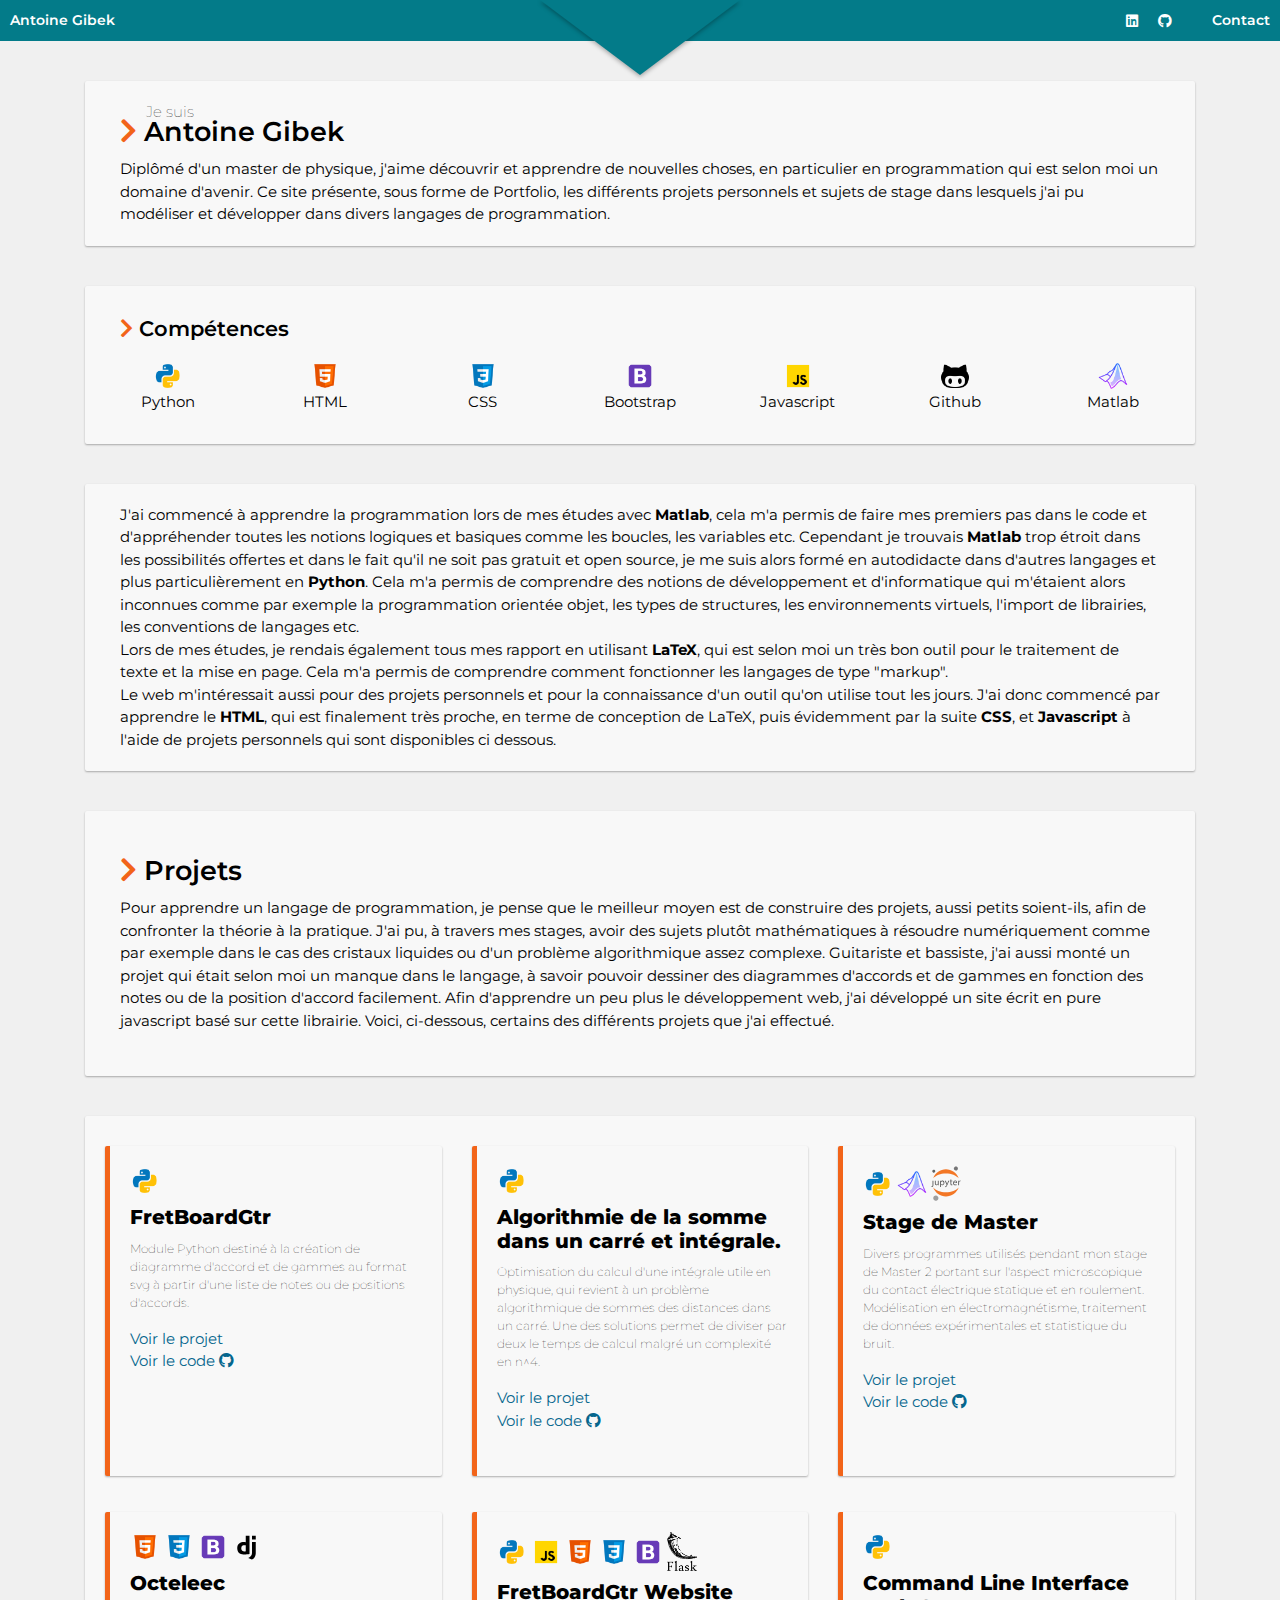
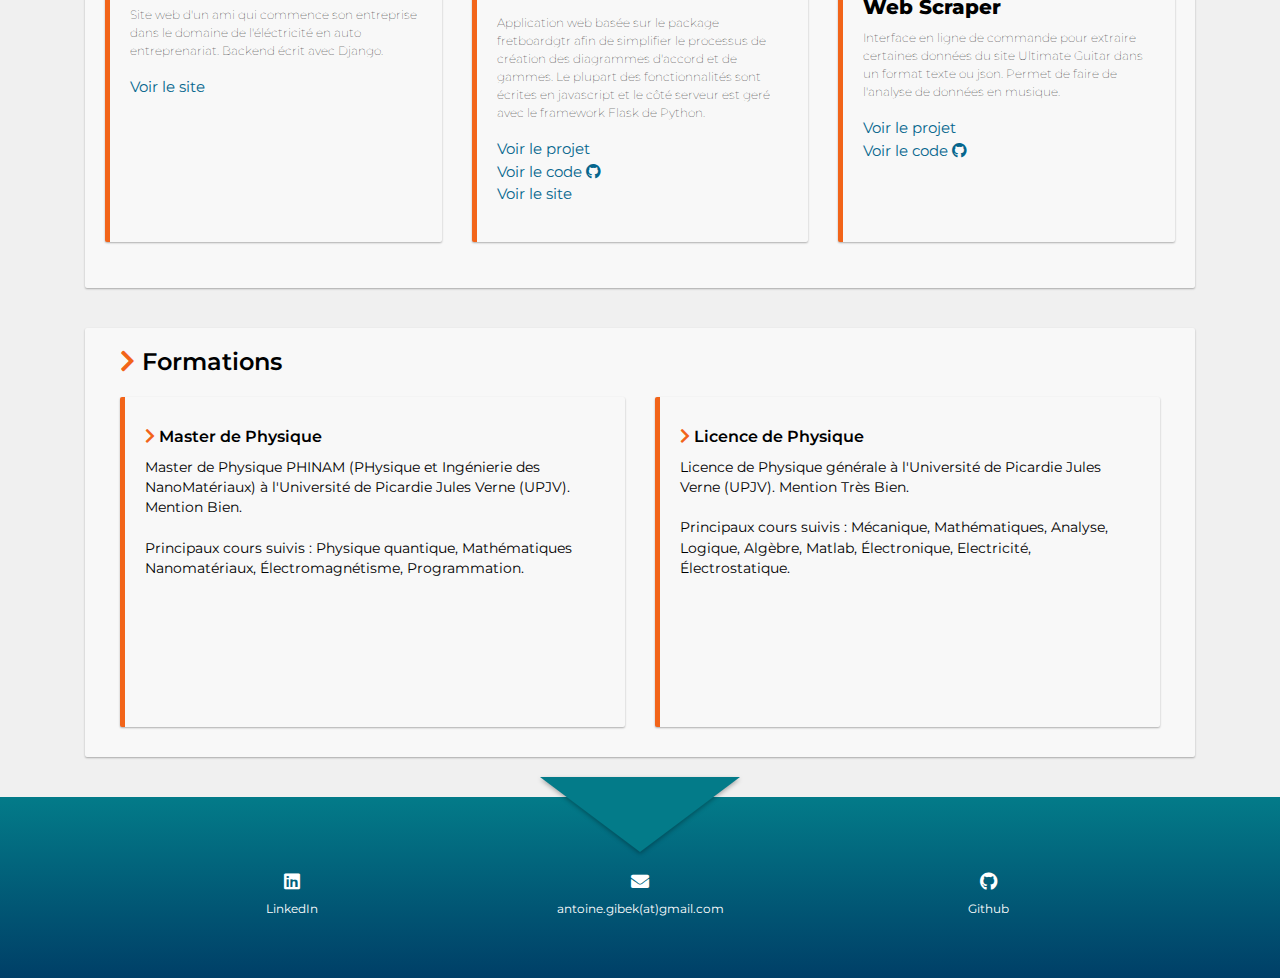
<file: index.html>
<!doctype html>
<html lang="fr">

<head>
    <meta charset="UTF-8">
    <meta name="viewport" content="width=device-width, initial-scale=1.0">
    <link rel="stylesheet" href="fontawesome-free-5.13.0-web/fontawesome-free-5.13.0-web/css/all.min.css">
    <link href="https://fonts.googleapis.com/css?family=Lato&display=swap" rel="stylesheet">
    <link href="https://fonts.googleapis.com/css?family=Montserrat&display=swap" rel="stylesheet">
    <link rel="stylesheet" href="css/bootstrap.min.css">
    <link rel="stylesheet" href="css/normalize.css">
    <link rel="stylesheet" href="css/style.css">
    <link rel="icon" type="image/png" href="image/SVG/yellow.svg" />
    <title>Portfolio AG</title>
</head>

<body>


    <!-- HEADER  -->
    <div id='container-top-svg'>
        <div id="svg-triangle">
            <svg height="75" width="200">
                <polygon points="0,0 200,0 100,75" style="fill:#037B89;" />
            </svg>
        </div>
        <div class="container-fluid" id="topnav">
            <nav>
                <div class="d-flex align-items-center justify-content-center">
                    <div class="mr-auto">
                        <a href="index.html">Antoine Gibek</a>
                    </div>
                    <div class="d-flex">

                        <div class='logotop'>
                            <div class="d-flex flex-column justify-content-center align-items-center">
                                <a class="d-flex justify-content-center align-items-center"
                                    href="https://www.linkedin.com/in/antoine-gibek-7739a9169/"><i
                                        class="fab fa-linkedin"></i></a>
                            </div>

                            <div class="d-flex flex-column justify-content-center align-items-center">
                                <a class="d-flex justify-content-center align-items-center"
                                    href="https://github.com/antscloud/"><i class="fab fa-github"></i></a>
                            </div>
                        </div>

                        <a id='contactbutton' href="#contact">Contact</a>
                    </div>
            </nav>
        </div>
    </div>
    <!-- HEADER -->









    <div class="container">
        <div class="row part-content">
            <div class="col-lg-12">
                <div id="iambox" class='d-flex  flex-column'>
                    <p>Je suis</p>
                    <h1><i class="fas fa-chevron-right chevron-color"></i> Antoine Gibek</h1>
                </div>
                <div class="resume">
                    Diplômé d'un master de physique, j'aime découvrir et apprendre de nouvelles choses, en particulier
                    en programmation qui est selon moi un domaine d'avenir. Ce site présente, sous forme de Portfolio,
                    les différents projets personnels et sujets de stage dans lesquels j'ai pu modéliser et développer
                    dans divers langages de programmation.
                </div>
            </div>
        </div>

        <div class="row part-content">
            <div class="col-lg-12">
                <h3><i class="fas fa-chevron-right chevron-color"></i> Compétences</h3>

                <div class="d-flex justify-content-between flex-wrap" id="langage-skill-container">
                    <div class="d-flex flex-column align-items-center justify-content-center">
                        <img src="image/Favorites/icons8-python-50.png" alt="Python" width="30px">
                        Python
                    </div>
                    <div class="d-flex flex-column align-items-center justify-content-center">
                        <img src="image/Favorites/icons8-html-5-50.png" alt="HTML" width="30px">
                        HTML
                    </div>

                    <div class="d-flex flex-column align-items-center justify-content-center">
                        <img src="image/Favorites/icons8-css3-50.png" alt="css" width="30px">
                        CSS
                    </div>
                    <div class="d-flex flex-column align-items-center justify-content-center">
                        <img src="image/Favorites/icons8-bootstrap-50.png" alt="css" width="30px">
                        Bootstrap
                    </div>
                    <div class="d-flex flex-column align-items-center justify-content-center">
                        <img src="image/Favorites/icons8-javascript-48.png" alt="javascript" width="30px">
                        Javascript
                    </div>
                    <div class="d-flex flex-column align-items-center justify-content-center">
                        <img src="image/Favorites/icons8-github-2-100.png" alt="github" width="30px">
                        Github
                    </div>
                    <div class="d-flex flex-column align-items-center justify-content-center">
                        <img src="image/Favorites/icons8-matlab-50.png" alt="matlab" width="30px">
                        Matlab
                    </div>
                </div>
            </div>

        </div>
        <div class="row part-content">
            <div class="col-lg-12">
                J'ai commencé à apprendre la programmation lors de mes études avec <b>Matlab</b>, cela m'a
                permis de faire mes premiers pas dans le code et d'appréhender toutes les notions logiques et
                basiques comme les boucles, les variables etc. Cependant je trouvais <b>Matlab</b> trop étroit dans les
                possibilités offertes et dans le fait qu'il ne soit pas gratuit et open source, je me
                suis alors formé en autodidacte dans d'autres langages et plus particulièrement en <b>Python</b>. Cela
                m'a
                permis de comprendre des notions de développement et d'informatique qui m'étaient alors inconnues comme
                par
                exemple la programmation orientée objet, les types de structures, les environnements virtuels, l'import
                de
                librairies, les conventions de langages etc. <br> Lors de mes études, je rendais également tous mes
                rapport en utilisant <b>LaTeX</b>, qui est selon moi un très bon outil pour le traitement de texte et la
                mise en page. Cela m'a permis de comprendre comment fonctionner les langages de type "markup". <br> Le
                web
                m'intéressait aussi pour des projets
                personnels et pour la connaissance d'un outil qu'on utilise tout les jours. J'ai donc commencé par
                apprendre
                le
                <b>HTML</b>, qui est finalement très proche, en terme de conception de LaTeX, puis évidemment par la
                suite
                <b>CSS</b>, et <b>Javascript</b> à l'aide de projets personnels qui sont
                disponibles ci dessous.
            </div>
        </div>

        <div class="row part-content">
            <div class="col-lg-12 my-lg-4">
                <div id="projets">
                    <h1> <i class="fas fa-chevron-right chevron-color"></i> Projets</h1>
                    Pour apprendre un langage de programmation, je pense que le meilleur moyen est de construire des
                    projets, aussi petits soient-ils, afin de confronter la théorie à la pratique. J'ai pu, à travers
                    mes
                    stages, avoir des sujets plutôt mathématiques à résoudre numériquement comme par exemple dans le cas
                    des cristaux liquides ou d'un problème algorithmique assez complexe. Guitariste et bassiste, j'ai
                    aussi monté un projet qui était selon moi un manque dans le langage, à savoir pouvoir dessiner des
                    diagrammes d'accords et de gammes en fonction des notes ou de la position d'accord facilement. Afin
                    d'apprendre un peu plus le développement web, j'ai développé un site écrit en pure javascript basé
                    sur cette librairie. Voici, ci-dessous, certains des différents projets que j'ai effectué.
                </div>

            </div>
        </div>

        <div class="part-content">
            <div class="row mb-lg-3">
                <!-- em = 16px -->

                <div class="col-lg-4">

                    <div class="box-proj">
                        <div>
                            <img src="image/Favorites/icons8-python-50.png" alt="Python" width="30px">
                        </div>

                        <h2> FretBoardGtr </h2>
                        <p> Module Python destiné à la création de diagramme d'accord et de gammes au format svg à
                            partir d'une liste de notes ou de positions d'accords. </p>
                        <a href="fretboardgtr.html">Voir le projet</a> <br>
                        <a href="https://github.com/antscloud/fretboardgtr">Voir le code <i
                                class="fab fa-github"></i></a>
                    </div>
                </div>

                <div class="col-lg-4 ">
                    <div class="box-proj">
                        <div>
                            <img src="image/Favorites/icons8-python-50.png" alt="Python" width="30px">
                        </div>

                        <h2> Algorithmie de la somme dans un carré et intégrale. </h2>
                        <p> Optimisation du calcul d'une intégrale utile en physique, qui revient à un problème
                            algorithmique de sommes des distances dans un carré.
                            Une des solutions permet de diviser par deux le temps de calcul malgré un complexité en n^4.
                        </p>
                        <a href="integral.html">Voir le projet</a> <br>
                        <a href="https://github.com/antscloud/matrix_res">Voir le code <i class="fab fa-github"></i></a>
                    </div>
                </div>
                <div class="col-lg-4">

                    <div class="box-proj">
                        <div>
                            <img src="image/Favorites/icons8-python-50.png" alt="Python" width="30px">
                            <img src="image/Favorites/icons8-matlab-50.png" alt="Matlab" width="30px">
                            <img src="image/Jupyter_logo.svg" alt="Jupyter" width="30px">

                        </div>

                        <h2> Stage de Master </h2>
                        <p> Divers programmes utilisés pendant mon stage de Master 2 portant sur l'aspect microscopique
                            du contact électrique statique et en roulement. Modélisation en électromagnétisme,
                            traitement de données expérimentales et statistique du bruit. </p>
                        <a href="stage.html">Voir le projet</a> <br>
                        <a href="https://github.com/antscloud/masterstage">Voir le code <i
                                class="fab fa-github"></i></a>
                    </div>
                </div>
            </div>

            <div class="row mb-lg-3">

                <div class="col-lg-4 ">
                    <div class="box-proj">
                        <div>
                            <img src="image/Favorites/icons8-html-5-50.png" alt="HTML5" width="30px">
                            <img src="image/Favorites/icons8-css3-50.png" alt="CSS3" width="30px">
                            <img src="image/Favorites/icons8-bootstrap-50.png" alt="Bootstrap" width="30px">
                            <img src="image/Favorites/icons8-django.svg" alt="Django" width="30px">
                        </div>

                        <h2> Octeleec</h2>
                        <p> Site web d'un ami qui commence son entreprise dans le domaine de l'éléctricité en
                            auto entreprenariat. Backend écrit avec Django.
                        </p>
                        <a href="https://octeleec.fr/">Voir le site</a> <br>
                    </div>
                </div>

                <div class="col-lg-4 ">
                    <div class="box-proj">
                        <div>
                            <img src="image/Favorites/icons8-python-50.png" alt="Python" width="30px">
                            <img src="image/Favorites/icons8-javascript-48.png" alt="Javascript" width="30px">
                            <img src="image/Favorites/icons8-html-5-50.png" alt="HTML" width="30px">
                            <img src="image/Favorites/icons8-css3-50.png" alt="CSS" width="30px">
                            <img src="image/Favorites/icons8-bootstrap-50.png" alt="Bootstrap" width="30px">
                            <img src="image/Favorites/flask-logo.png" alt="Flask" width="30px">
                        </div>

                        <h2> FretBoardGtr Website </h2>
                        <p> Application web basée sur le package fretboardgtr afin de simplifier le processus de
                            création des diagrammes d'accord et de gammes. Le plupart des fonctionnalités sont écrites
                            en javascript et le côté serveur est geré avec le framework Flask de Python.</p>
                        <a href="fretboardgtrapp.html">Voir le projet</a> <br>
                        <a href="https://github.com/antscloud/fretboardgtrsite">Voir le code <i
                                class="fab fa-github"></i></a> <br>
                        <a href="https://fretboardgtr.com/">Voir le site</a>
                    </div>
                </div>
                <div class="col-lg-4 ">
                    <div class="box-proj">
                        <div>
                            <img src="image/Favorites/icons8-python-50.png" alt="Python" width="30px">
                        </div>

                        <h2> Command Line Interface Web Scraper </h2>
                        <p> Interface en ligne de commande pour extraire certaines données du site Ultimate Guitar
                            dans
                            un format texte ou json.
                            Permet de faire de l'analyse de données en musique.
                        </p>
                        <a href="ultiscrape.html">Voir le projet</a> <br>
                        <a href="https://github.com/antscloud/ultimateguitarscraper">Voir le code <i
                                class="fab fa-github"></i></a> <br>
                    </div>
                </div>
            </div>


        </div>

        <div class="row part-content">
            <div class="col-lg-12">
                <h2><i class="fas fa-chevron-right chevron-color"></i> Formations</h2>


                <div class="row">
                    <div class="col-lg-6 col-md-12">

                        <div class='box-proj diplome'>
                            <h4><i class="fas fa-chevron-right chevron-color"></i> Master de Physique</h4>
                            Master de Physique PHINAM (PHysique et Ingénierie des NanoMatériaux) à l'Université de
                            Picardie
                            Jules
                            Verne (UPJV). Mention Bien.
                            <br>
                            <br>
                            Principaux cours suivis :
                            Physique quantique,
                            Mathématiques
                            Nanomatériaux,
                            Électromagnétisme,
                            Programmation.
                        </div>
                    </div>

                    <div class=' col-lg-6 col-md-12'>
                        <div class='box-proj diplome'>
                            <h4><i class="fas fa-chevron-right chevron-color"></i> Licence de Physique</h4>
                            Licence de Physique générale à l'Université de Picardie Jules Verne (UPJV). Mention Très
                            Bien.
                            <br>
                            <br>
                            Principaux cours suivis :
                            Mécanique,
                            Mathématiques,
                            Analyse,
                            Logique,
                            Algèbre,
                            Matlab,
                            Électronique, Electricité,
                            Électrostatique.

                        </div>
                    </div>
                </div>
            </div>

        </div>
    </div>



    <!-- FOOTER -->
    <div class="footer d-flex justify-content-center" id="contact">

        <div id="svg-triangle-footer">
            <svg height="75" width="200">
                <polygon points="0,0 200,0 100,75" style="fill:#037B89;" />
            </svg>
        </div>

        <div class="d-flex align-items-center justify-content-center" id='footerlogocontainer'>

            <div class="d-flex flex-column justify-content-center align-items-center">
                <a class="d-flex flex-column justify-content-center align-items-center"
                    href="https://www.linkedin.com/in/antoine-gibek-7739a9169/"><i class="fab fa-linkedin"></i>
                    <span>LinkedIn</span>
                </a>
            </div>

            <div class="d-flex flex-column align-items-center">
                <i class="fas fa-envelope"></i>
                <span>antoine.gibek(at)gmail.com</span>
            </div>

            <div class="d-flex flex-column justify-content-center align-items-center">
                <a class="d-flex flex-column justify-content-center align-items-center"
                    href="https://github.com/antscloud/"><i class="fab fa-github"></i>
                    <span>Github</span>
                </a>
            </div>

        </div>
    </div>

    <!-- FOOTER -->

</body>
<script>
    if (window.matchMedia("(max-width: 700px)").matches) {
        svg = document.getElementsByTagName('svg')
        svg[0].setAttribute("height", "50")
        svg[0].setAttribute("width", "100")
        svg[0].getElementsByTagName('polygon')[0].setAttribute("points", "0,0 100,0 50,50")

        svg[1].setAttribute("height", "50")
        svg[1].setAttribute("width", "100")
        svg[1].getElementsByTagName('polygon')[0].setAttribute("points", "0,0 100,0 50,50")
    } else {
    }

    document.getElementById('contactbutton').addEventListener('click',
        function () {
            document.getElementById('svg-triangle-footer').style.animationName = 'highlight-footer';
        }
    )
</script>
<script src="js/highlight/highlight.pack.js"></script>
<script>hljs.initHighlightingOnLoad();</script>

</html>
</file>
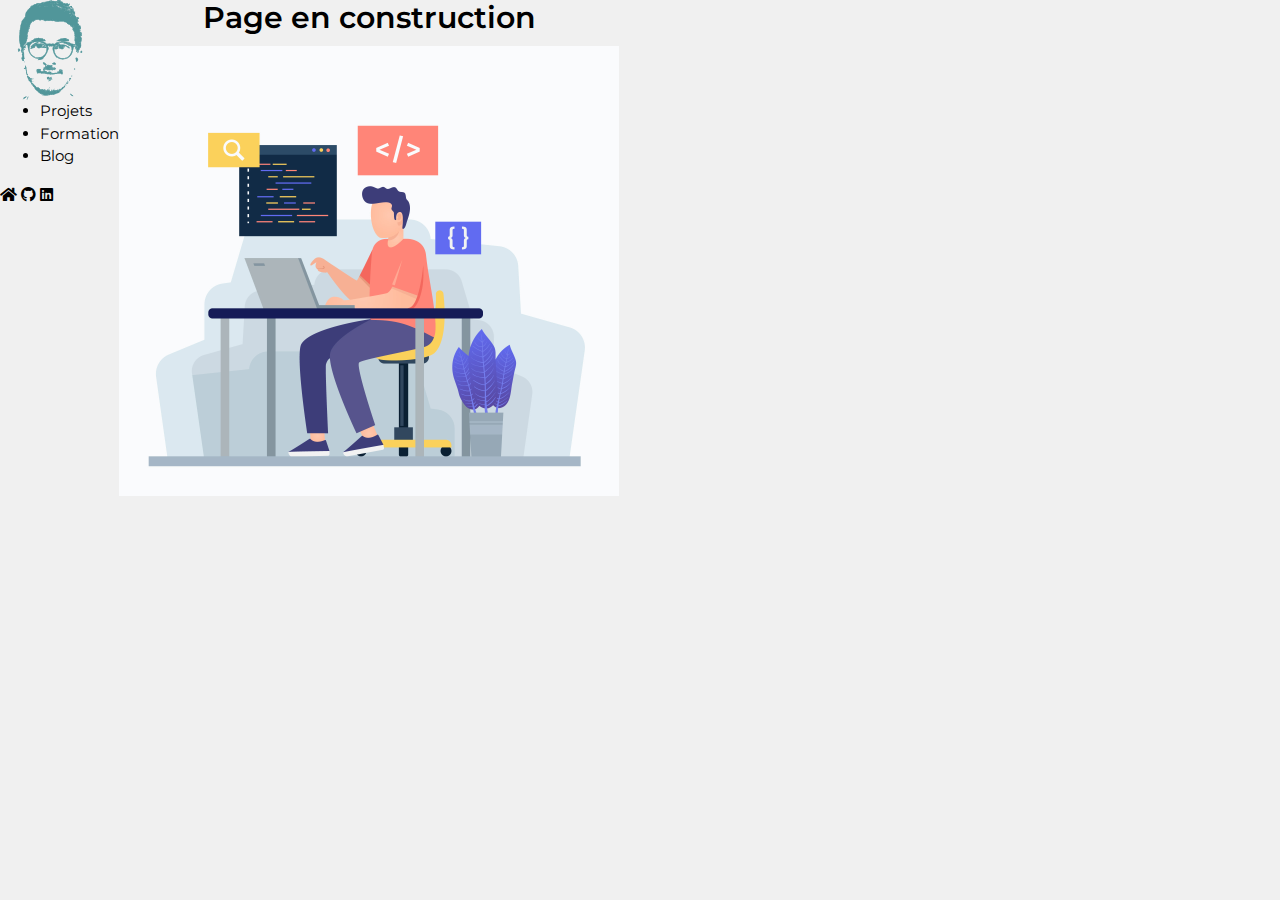
<file: construction.html>
<!doctype html>
<html lang="fr">

<head>
    <meta charset="UTF-8">
    <meta name="viewport" content="width=device-width, initial-scale=1.0">
    <link rel="stylesheet" href="fontawesome-free-5.13.0-web/fontawesome-free-5.13.0-web/css/all.min.css">
    <link href="https://fonts.googleapis.com/css?family=Lato&display=swap" rel="stylesheet">
    <link href="https://fonts.googleapis.com/css?family=Montserrat&display=swap" rel="stylesheet">
    <link href="https://fonts.googleapis.com/css2?family=Cutive+Mono&display=swap" rel="stylesheet">
    <link rel="stylesheet" href="css/bootstrap.min.css">
    <link rel="stylesheet" href="css/normalize.css">
    <link rel="stylesheet" href="css/style.css">
    <link rel="stylesheet" href="css/construction.css">
    <link rel="stylesheet" href="js/highlight/styles/github.css">
    <link rel="icon" type="image/png" href="image/chord_degree_name.svg" />
    <script src="js/jquery-3.5.1.min.js"></script>
    <script src="js/bootstrap.min.js"></script>
    <title>Construction</title>
</head>

<body>
    <div class="wrapper d-flex">
        <div class="wrapper d-lg-flex">
            <div class="sidebar-sm d-lg-none">
                <nav id='navcolor-sm' class="navbar navbar-expand-lg navbar-dark">
                    <a class="navbar-brand mb-0  h1" href="index.html">
                        <img src="image/SVG/yellow.svg" alt="Logo principal" height="30px"
                            class="d-inline-block align-top">
                    </a>

                    <button class="navbar-toggler" type="button" data-toggle="collapse" data-target="#navbarNav"
                        aria-controls="navbarNav" aria-expanded="false" aria-label="Toggle navigation">
                        <span class="navbar-toggler-icon"></span>
                    </button>

                    <div class="collapse navbar-collapse" id="navbarNav">
                        <ul class="nav navbar-nav ml-auto">
                            <li class="nav-item">
                                <a class="nav-link" href="construction.html">A propos <span class="sr-only">(current)</span></a>
                            </li>
                            <li class="nav-item">
                                <a class="nav-link" href="construction.html">Projets</a>
                            </li>
                            <li class="nav-item">
                                <a class="nav-link" href="construction.html">Contact</a>
                            </li>
                        </ul>
                    </div>


                </nav>
            </div>


            <nav id="sidebar-lg" class="d-none d-lg-block">
                <div id="sidebar-lg-header">
                    <a href="index.html">
                        <img src="image/SVG/yellow.svg" alt="Logo principal" width="100px" height="100px">
                    </a>
                </div>
                <ul id="list-lg-menu">
                    <li> <a href="construction.html">Projets</a></li>
                    <li> <a href="construction.html">Formation</a></li>
                    <li> <a href="construction.html">Blog</a> </li>
                </ul>

                <div id="logos-lg">
                    <a href="index.html"><i class="fas fa-home"></i></a>
                    <a href="https://github.com/antscloud/"><i class="fab fa-github"></i></a>
                    <a href="https://www.linkedin.com/in/antoine-gibek-7739a9169/"><i class="fab fa-linkedin"></i></a>
                </div>

            </nav>







            <div class="d-flex flex-column w-100 justify-content-center align-items-center">
                <h1>Page en construction</h1>
                <div class="rognage">
                    <img id="construction" src="image/construction.jpg" alt="Construction">
                </div>
            </div>

</html>
</file>
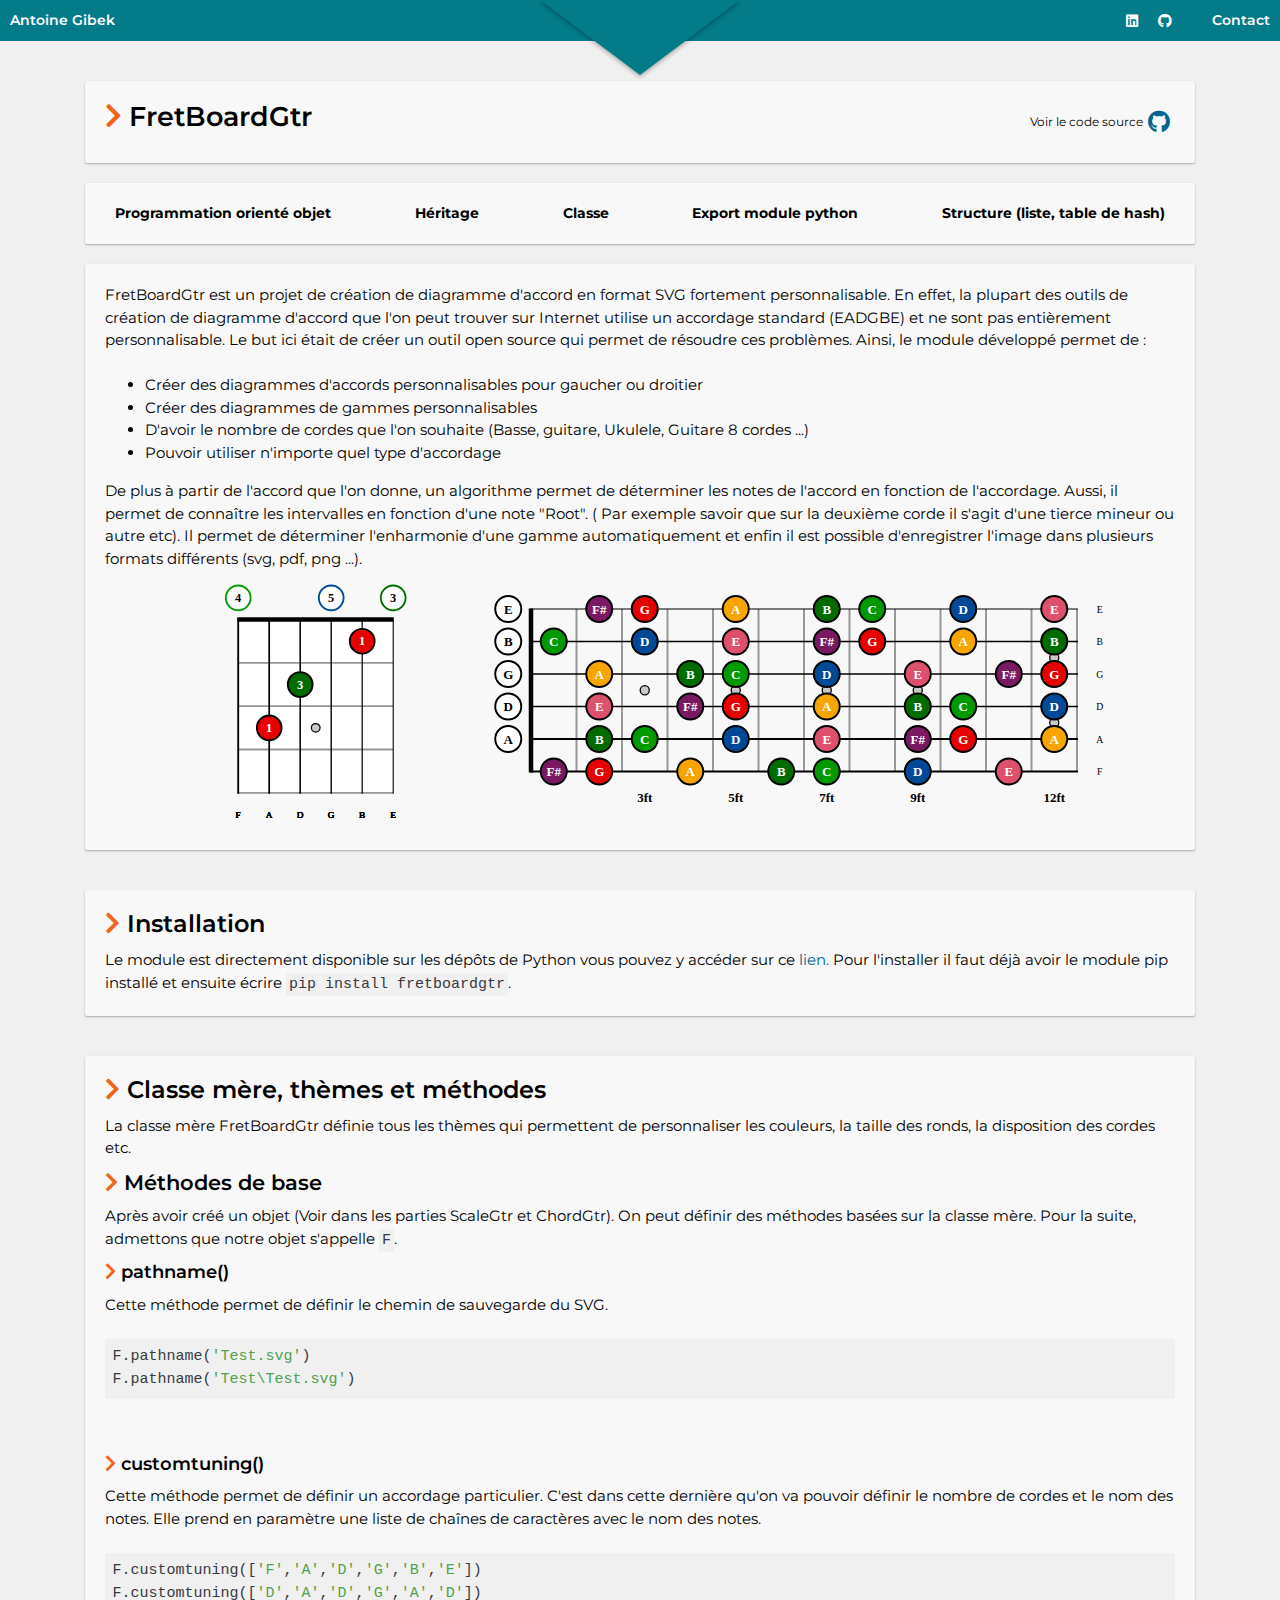
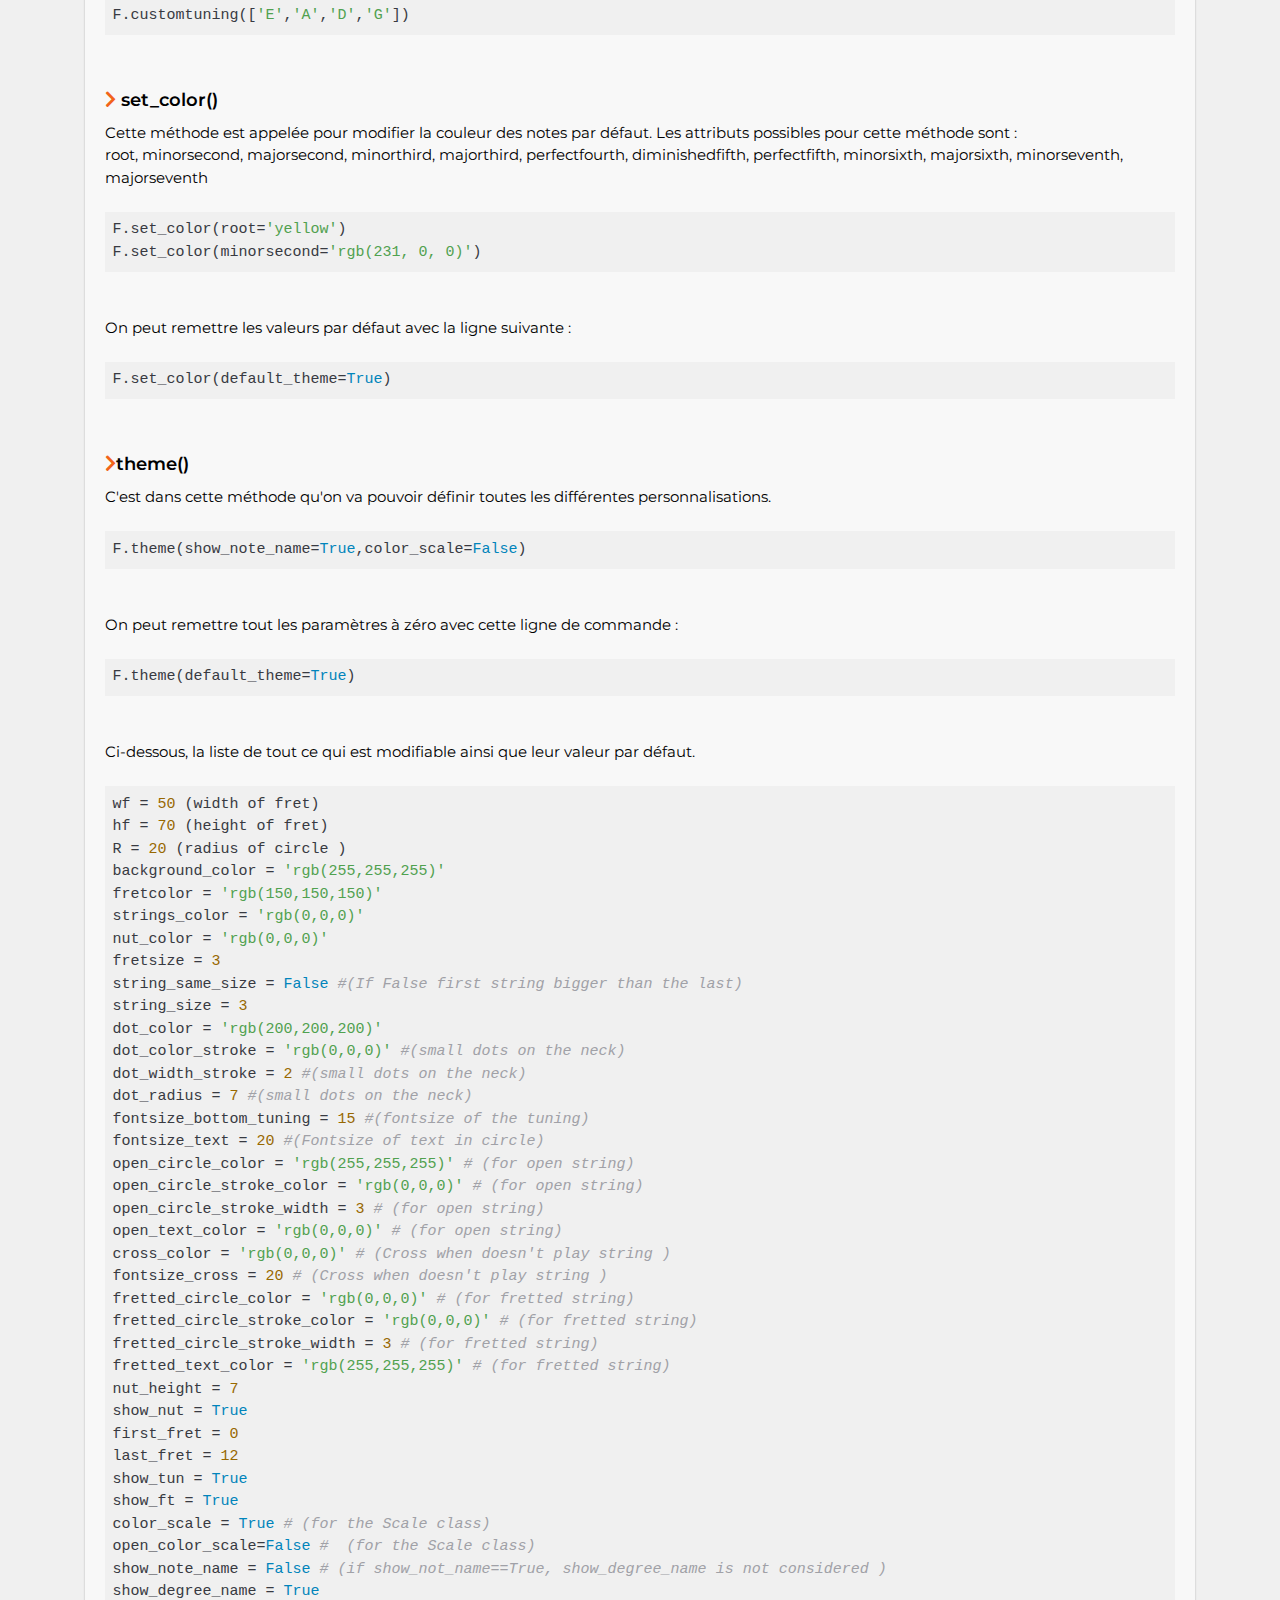
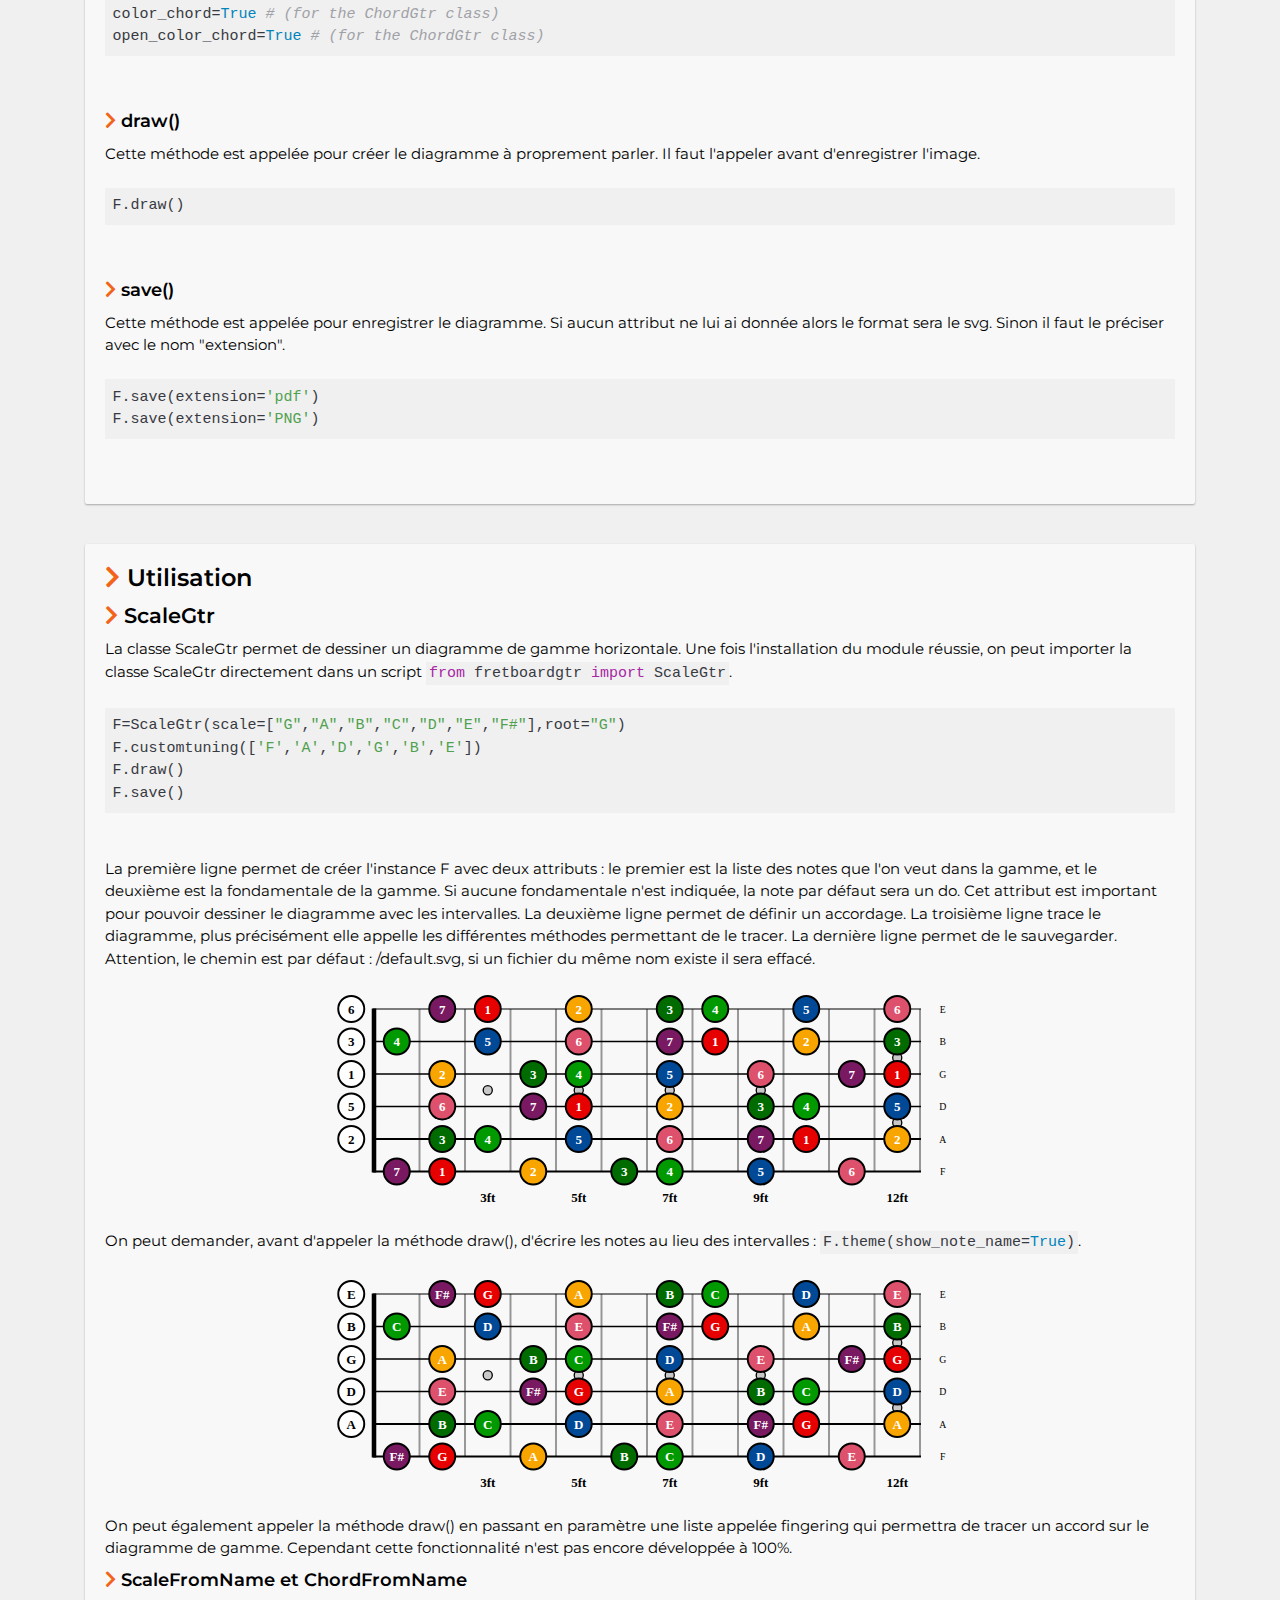
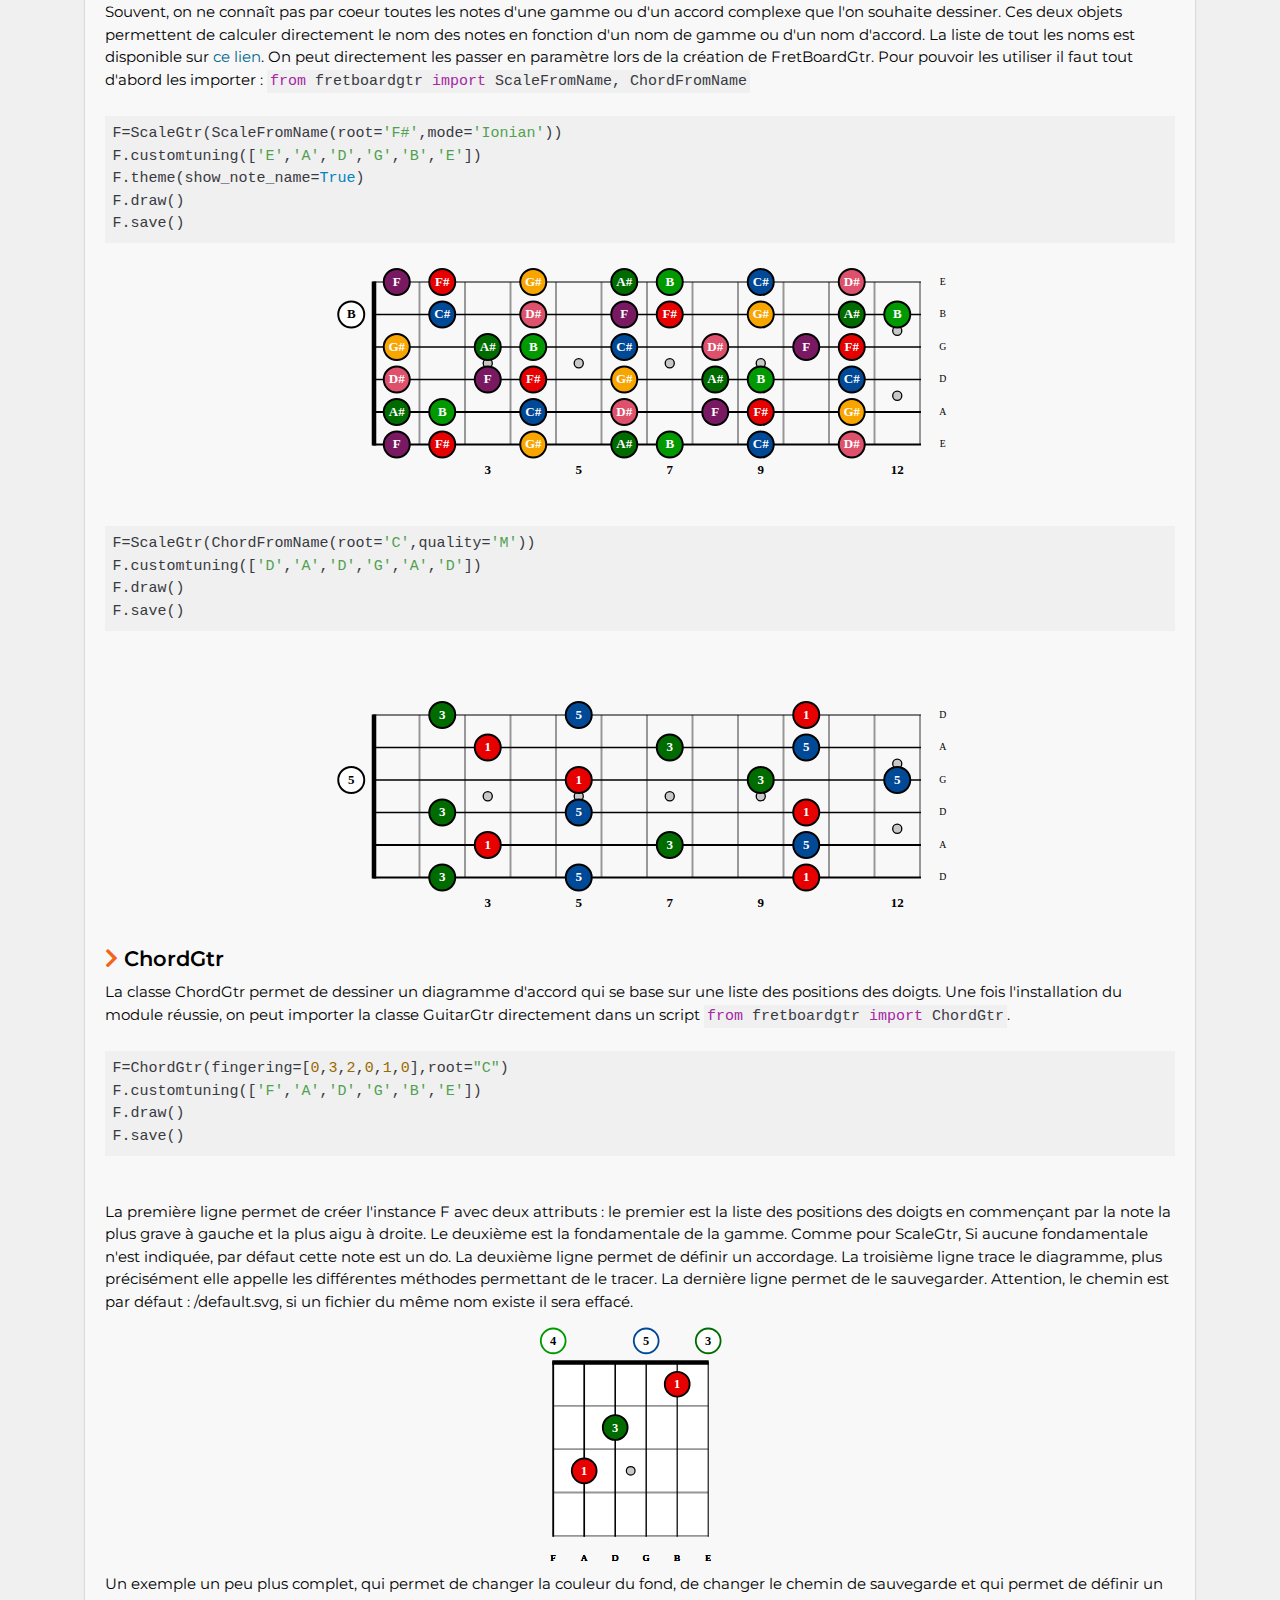
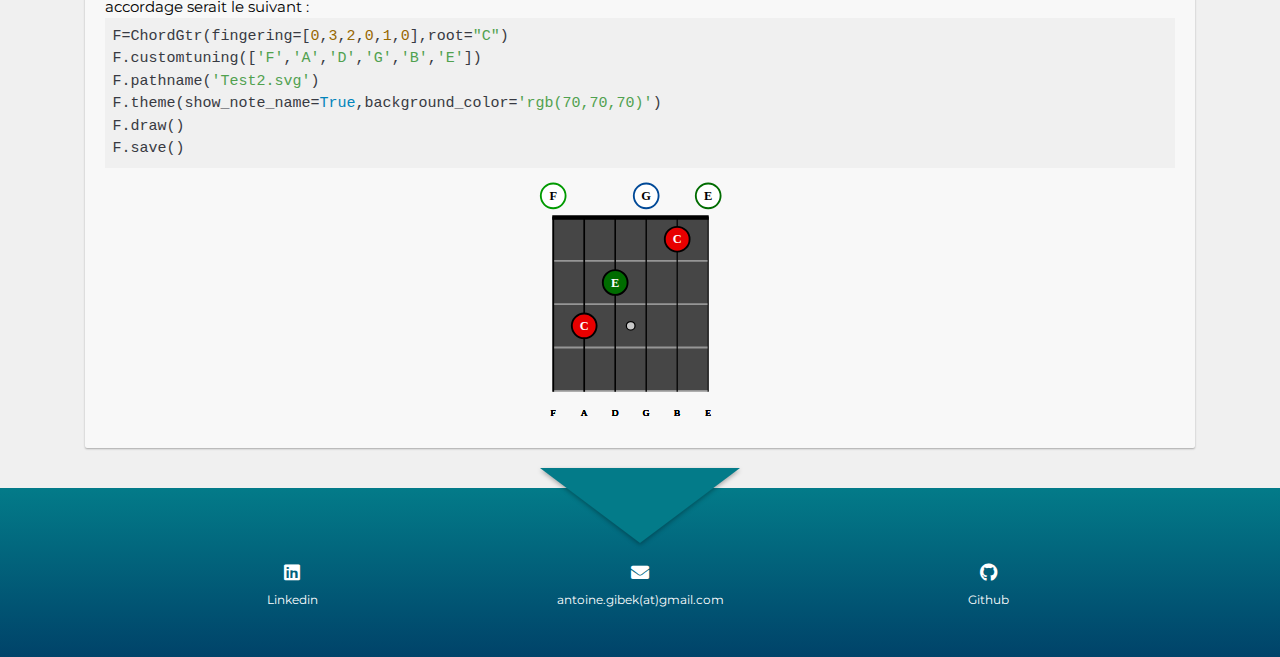
<file: fretboardgtr.html>
<!doctype html>
<html lang="fr">

<head>
    <meta charset="UTF-8">
    <meta name="viewport" content="width=device-width, initial-scale=1.0">
    <link rel="stylesheet" href="fontawesome-free-5.13.0-web/fontawesome-free-5.13.0-web/css/all.min.css">
    <link href="https://fonts.googleapis.com/css?family=Lato&display=swap" rel="stylesheet">
    <link href="https://fonts.googleapis.com/css?family=Montserrat&display=swap" rel="stylesheet">
    <link href="https://fonts.googleapis.com/css2?family=Cutive+Mono&display=swap" rel="stylesheet">
    <link rel="stylesheet" href="css/bootstrap.min.css">
    <link rel="stylesheet" href="css/normalize.css">
    <link rel="stylesheet" href="css/style.css">
    <link rel="stylesheet" href="css/fretboard.css">
    <link rel="stylesheet" href="js/highlight/styles/atom-one-light.css">
    <link rel="icon" type="image/png" href="image/SVG/yellow.svg" />
    <title>FretBoardGtr</title>
</head>

<body>
    <!-- HEADER  -->
    <div id='container-top-svg'>
        <div id="svg-triangle">
            <svg height="75" width="200">
                <polygon points="0,0 200,0 100,75" style="fill:#037B89;" />
            </svg>
        </div>
        <div class="container-fluid" id="topnav">
            <nav>
                <div class="d-flex align-items-center justify-content-center">
                    <div class="mr-auto">
                        <a href="index.html">Antoine Gibek</a>
                    </div>
                    <div class="d-flex">

                        <div class='logotop'>
                            <div class="d-flex flex-column justify-content-center align-items-center">
                                <a class="d-flex justify-content-center align-items-center"
                                    href="https://www.linkedin.com/in/antoine-gibek-7739a9169/"><i
                                        class="fab fa-linkedin"></i></a>
                            </div>

                            <div class="d-flex flex-column justify-content-center align-items-center">
                                <a class="d-flex justify-content-center align-items-center"
                                    href="https://github.com/antscloud/"><i class="fab fa-github"></i></a>
                            </div>
                        </div>

                        <a id='contactbutton' href="#contact">Contact</a>
                    </div>
            </nav>
        </div>

    </div>

    <!-- HEADER -->














    <div class="container">
        <div class='row part-content'>

            <div class="d-flex align-items-center justify-content-center w-100" id="titleofproject">

                <div class="mr-auto">
                    <h1><i class="fas fa-chevron-right chevron-color"></i> FretBoardGtr</h1>
                </div>

                <div class="d-flex align-items-center justify-content-center" id="logoright">
                    <span>Voir le code source</span>
                    <a href="https://github.com/antscloud/fretboardgtr"><i class="fab fa-github"> </i></a>
                </div>

            </div>
        </div>

        <div class='row part-content' id="principe-util-box">

            <div class="d-flex justify-content-between w-100 flex-wrap" id='principe-util'>
                <div class='d-flex justify-content-center'><b>Programmation orienté objet</b></div>
                <div class='d-flex justify-content-center'><b>Héritage</b></div>
                <div class='d-flex justify-content-center'><b>Classe</b></div>
                <div class='d-flex justify-content-center'><b>Export module python</b></div>
                <div class='d-flex justify-content-center'><b>Structure (liste, table de hash)</b></div>
            </div>

        </div>

        <div class='row part-content'>
            FretBoardGtr est un projet de création de diagramme d'accord en format SVG fortement
            personnalisable.
            En effet, la plupart des outils de création de diagramme d'accord que l'on peut trouver sur Internet
            utilise un accordage standard (EADGBE) et ne sont pas entièrement personnalisable.
            Le but ici était de créer un outil open source qui permet de résoudre ces problèmes. Ainsi, le
            module développé permet de :

            <ul>
                <br>
                <li class="liprojet"> Créer des diagrammes d'accords personnalisables pour gaucher ou droitier</li>
                <li class="liprojet">Créer des diagrammes de gammes personnalisables</li>
                <li class="liprojet">D'avoir le nombre de cordes que l'on souhaite (Basse, guitare, Ukulele,
                    Guitare 8 cordes ...)</li>
                <li class="liprojet">Pouvoir utiliser n'importe quel type d'accordage</li>
            </ul>

            De plus à partir de l'accord que l'on donne, un algorithme permet de déterminer les notes de
            l'accord en fonction de l'accordage. Aussi, il permet de connaître les intervalles en fonction d'une
            note "Root". ( Par exemple savoir que sur la deuxième corde il s'agit d'une tierce mineur ou autre
            etc). Il permet de déterminer l'enharmonie d'une gamme automatiquement et enfin il est possible
            d'enregistrer l'image dans plusieurs formats différents (svg, pdf, png ...).
            <div class="container-fluid d-flex justify-content-center">
                <div class="row">
                    <div class="col-sm-12 col-lg-4 d-flex justify-content-center accord"><img
                            src="image/chord_degree_name.svg" alt="Diagramme d'accord avec les degrés" height="260px">
                    </div>
                    <div class="col-sm-12 col-lg-8 d-flex justify-content-center scale"> <img
                            src="image/scale_note_name.svg" alt="Diagramme d'accord avec les degrés" height="260px">
                    </div>
                </div>
            </div>
        </div>

        <div class="part-content">
            <h2><i class="fas fa-chevron-right chevron-color"></i> Installation</h2>

            Le module est directement disponible sur les dépôts de Python vous pouvez y accéder sur ce <a
                href="https://pypi.org/project/fretboardgtr/">lien.</a> Pour l'installer il faut déjà avoir le module
            pip installé et ensuite écrire
            <span class="inline-code2">
                <pre><code class="python">pip install fretboardgtr</code></pre></span>.
        </div>

        <div class="part-content">
            <h2><i class="fas fa-chevron-right chevron-color"></i> Classe mère, thèmes et méthodes</h2>

            La classe mère FretBoardGtr définie tous les thèmes qui permettent de personnaliser les couleurs, la taille
            des
            ronds, la disposition des cordes etc.


            <h3><i class="fas fa-chevron-right chevron-color"></i> Méthodes de base</h3>
            Après avoir créé un objet (Voir dans les parties ScaleGtr et ChordGtr). On peut définir des méthodes basées
            sur la
            classe mère. Pour la suite, admettons que notre objet s'appelle <span class="inline-code2">
                <pre><code class="python">F</code></pre></span>.
            <h4><i class="fas fa-chevron-right chevron-color"></i> pathname()</h4>
            Cette méthode permet de définir le chemin de sauvegarde du SVG.
            <pre>
                <code class="python">F.pathname('Test.svg')
F.pathname('Test\Test.svg')</code>
        </pre>
            <h4><i class="fas fa-chevron-right chevron-color"></i> customtuning()</h4>
            Cette méthode permet de définir un accordage particulier. C'est dans cette dernière qu'on va pouvoir définir
            le
            nombre de cordes et le nom des notes. Elle prend en paramètre une liste de chaînes de caractères avec le nom
            des notes.
            <pre>
                <code class="python">F.customtuning(['F','A','D','G','B','E'])
F.customtuning(['D','A','D','G','A','D'])
F.customtuning(['E','A','D','G'])</code>
        </pre>

            <h4><i class="fas fa-chevron-right chevron-color"></i> set_color()</h4>
            Cette méthode est appelée pour modifier la couleur des notes par défaut. Les attributs possibles pour cette
            méthode sont : <br>
            root, minorsecond, majorsecond, minorthird, majorthird, perfectfourth, diminishedfifth, perfectfifth,
            minorsixth, majorsixth, minorseventh, majorseventh

            <pre>
            <code class="python">F.set_color(root='yellow')
F.set_color(minorsecond='rgb(231, 0, 0)')</code>
    </pre>

            On peut remettre les valeurs par défaut avec la ligne suivante :
            <pre>
            <code class="python">F.set_color(default_theme=True)</code>
    </pre>
            <h4><i class="fas fa-chevron-right chevron-color"></i>theme()</h4>
            C'est dans cette méthode qu'on va pouvoir définir toutes les différentes personnalisations.
            <pre>
                <code class="python">F.theme(show_note_name=True,color_scale=False)</code>
        </pre>

            On peut remettre tout les paramètres à zéro avec cette ligne de commande :
            <pre>
            <code class="python">F.theme(default_theme=True)</code>
    </pre>


            Ci-dessous, la liste de tout ce qui est modifiable ainsi que leur valeur par défaut.

            <pre>
            <code class="python">wf = 50 (width of fret)
hf = 70 (height of fret)
R = 20 (radius of circle )
background_color = 'rgb(255,255,255)'
fretcolor = 'rgb(150,150,150)'
strings_color = 'rgb(0,0,0)'
nut_color = 'rgb(0,0,0)'
fretsize = 3
string_same_size = False #(If False first string bigger than the last)
string_size = 3
dot_color = 'rgb(200,200,200)'
dot_color_stroke = 'rgb(0,0,0)' #(small dots on the neck)
dot_width_stroke = 2 #(small dots on the neck)
dot_radius = 7 #(small dots on the neck)
fontsize_bottom_tuning = 15 #(fontsize of the tuning)
fontsize_text = 20 #(Fontsize of text in circle)
open_circle_color = 'rgb(255,255,255)' # (for open string)
open_circle_stroke_color = 'rgb(0,0,0)' # (for open string)
open_circle_stroke_width = 3 # (for open string)
open_text_color = 'rgb(0,0,0)' # (for open string)
cross_color = 'rgb(0,0,0)' # (Cross when doesn't play string )
fontsize_cross = 20 # (Cross when doesn't play string )
fretted_circle_color = 'rgb(0,0,0)' # (for fretted string)
fretted_circle_stroke_color = 'rgb(0,0,0)' # (for fretted string)
fretted_circle_stroke_width = 3 # (for fretted string)
fretted_text_color = 'rgb(255,255,255)' # (for fretted string)
nut_height = 7
show_nut = True
first_fret = 0
last_fret = 12
show_tun = True
show_ft = True
color_scale = True # (for the Scale class)
open_color_scale=False #  (for the Scale class) 
show_note_name = False # (if show_not_name==True, show_degree_name is not considered )
show_degree_name = True
color_chord=True # (for the ChordGtr class)
open_color_chord=True # (for the ChordGtr class)</code>
            </pre>

            <h4><i class="fas fa-chevron-right chevron-color"></i> draw()</h4>
            Cette méthode est appelée pour créer le diagramme à proprement parler. Il faut l'appeler avant d'enregistrer
            l'image. <br>

            <pre>
            <code class="python">F.draw()</code>
        </pre>

            <h4><i class="fas fa-chevron-right chevron-color"></i> save()</h4>
            Cette méthode est appelée pour enregistrer le diagramme. Si aucun attribut ne lui ai donnée alors le format
            sera le svg. Sinon il faut le préciser avec le nom "extension".<br>

            <pre>
            <code class="python">F.save(extension='pdf')
F.save(extension='PNG')</code>
    </pre>

        </div>


        <div class="part-content">
            <h2><i class="fas fa-chevron-right chevron-color"></i> Utilisation</h2>
            <h3><i class="fas fa-chevron-right chevron-color"></i> ScaleGtr</h3>
            La classe ScaleGtr permet de dessiner un diagramme de gamme horizontale.
            Une fois l'installation du module réussie, on peut importer la classe ScaleGtr directement dans un script
            <span class="inline-code2">
                <pre><code class="python">from fretboardgtr import ScaleGtr</code></pre></span>.

            <pre>
                <code class="python">F=ScaleGtr(scale=["G","A","B","C","D","E","F#"],root="G")
F.customtuning(['F','A','D','G','B','E'])
F.draw()
F.save()</code>
        </pre>

            La première ligne permet de créer l'instance F avec deux attributs : le premier est la liste des notes que
            l'on veut dans la gamme, et le deuxième est la fondamentale de la gamme.
            Si aucune fondamentale n'est indiquée, la note par défaut sera un do. Cet attribut est important pour
            pouvoir dessiner le diagramme avec les intervalles.
            La deuxième ligne permet de définir un accordage. La troisième ligne trace le diagramme, plus précisément
            elle appelle les différentes méthodes permettant de le tracer. La dernière ligne permet de le sauvegarder.
            Attention, le chemin est par défaut : /default.svg, si un fichier du même nom existe il sera effacé.
            <div class="d-flex justify-content-center scale">
                <img src="image/scale_degree_name.svg" alt="scale degree name" height="260px">
            </div>

            On peut demander, avant d'appeler la méthode draw(), d'écrire les notes au lieu des intervalles : <span
                class="inline-code2">
                <pre><code class="python">F.theme(show_note_name=True)</code></pre></span>.
            <div class="d-flex justify-content-center scale">
                <img src="image/scale_note_name.svg" alt="scale note name" height="260px">
            </div>

            On peut également appeler la méthode draw() en passant en paramètre une liste appelée fingering qui
            permettra de
            tracer un accord sur le diagramme de gamme. Cependant cette fonctionnalité n'est pas encore développée à
            100%.


            <h4><i class="fas fa-chevron-right chevron-color"></i> ScaleFromName et ChordFromName</h2>
                Souvent, on ne connaît pas par coeur toutes les notes d'une gamme ou d'un accord complexe que l'on
                souhaite dessiner. Ces deux objets permettent de calculer directement le nom des notes en fonction d'un
                nom de gamme ou d'un nom d'accord. La liste de tout les noms est disponible sur <a
                    href="https://github.com/antscloud/fretboardgtr/blob/master/README.md#scalefromname">ce lien</a>. On
                peut directement les passer en paramètre lors de la création de FretBoardGtr. Pour pouvoir les
                utiliser il faut tout d'abord les importer : <span class="inline-code2">
                    <pre><code class="python">from fretboardgtr import ScaleFromName, ChordFromName</code></pre></span>
                <pre>
                    <code class="python">F=ScaleGtr(ScaleFromName(root='F#',mode='Ionian'))
F.customtuning(['E','A','D','G','B','E'])
F.theme(show_note_name=True)
F.draw()
F.save()</code></pre>

                <div class="d-flex justify-content-center scale">
                    <img src="image/TestScaleName.svg" alt="Scale From Name" height="260px">
                </div>

                <pre>
                <code class="python">F=ScaleGtr(ChordFromName(root='C',quality='M'))
F.customtuning(['D','A','D','G','A','D'])
F.draw()
F.save()</code>
        </pre>
                <div class="d-flex justify-content-center scale">
                    <img src="image/TestChordName.svg" alt="Chord From Name" height="260px">
                </div>


                <h3><i class="fas fa-chevron-right chevron-color"></i> ChordGtr</h3>
                La classe ChordGtr permet de dessiner un diagramme d'accord qui se base sur une liste des positions des
                doigts.
                Une fois l'installation du module réussie, on peut importer la classe GuitarGtr directement dans un
                script
                <span class="inline-code2">
                    <pre><code class="python">from fretboardgtr import ChordGtr</code></pre></span>.

                <pre>
                <code class="python">F=ChordGtr(fingering=[0,3,2,0,1,0],root="C")
F.customtuning(['F','A','D','G','B','E'])
F.draw()
F.save()</code>
        </pre>

                La première ligne permet de créer l'instance F avec deux attributs : le premier est la liste des
                positions
                des
                doigts en commençant par la note la plus grave à gauche et la plus aigu à droite. Le deuxième est la
                fondamentale de la gamme.
                Comme pour ScaleGtr, Si aucune fondamentale n'est indiquée, par défaut cette note est un do.
                La deuxième ligne permet de définir un accordage. La troisième ligne trace le diagramme, plus
                précisément
                elle appelle les différentes méthodes permettant de le tracer. La dernière ligne permet de le
                sauvegarder.
                Attention, le chemin est par défaut : /default.svg, si un fichier du même nom existe il sera effacé.
                <div class="d-flex justify-content-center accord">
                    <img src="image/chord_degree_name.svg" alt="scale degree name" height="260px">
                </div>

                Un exemple un peu plus complet, qui permet de changer la couleur du fond, de changer le chemin de
                sauvegarde
                et
                qui permet de définir un accordage serait le suivant :
                <pre><code class="python">F=ChordGtr(fingering=[0,3,2,0,1,0],root="C")
F.customtuning(['F','A','D','G','B','E'])
F.pathname('Test2.svg')
F.theme(show_note_name=True,background_color='rgb(70,70,70)')
F.draw()
F.save()</code></pre>
                <div class="d-flex justify-content-center  accord">
                    <img src="image/chord_name_background.svg" alt="guitar note name" height="260px">
                </div>


        </div>

        <!-- FOOTER -->

    </div>
    <div class="footer d-flex justify-content-center" id="contact">

        <div id="svg-triangle-footer">
            <svg height="75" width="200">
                <polygon points="0,0 200,0 100,75" style="fill:#037B89;" />
            </svg>
        </div>

        <div class="d-flex align-items-center justify-content-center" id='footerlogocontainer'>

            <div class="d-flex flex-column justify-content-center align-items-center">
                <a class="d-flex flex-column justify-content-center align-items-center"
                    href="https://www.linkedin.com/in/antoine-gibek-7739a9169/"><i class="fab fa-linkedin"></i>
                    <span>Linkedin</span>
                </a>
            </div>

            <div class="d-flex flex-column align-items-center">
                <i class="fas fa-envelope"></i>
                <span>antoine.gibek(at)gmail.com</span>
            </div>

            <div class="d-flex flex-column justify-content-center align-items-center">
                <a class="d-flex flex-column justify-content-center align-items-center"
                    href="https://github.com/antscloud/"><i class="fab fa-github"></i>
                    <span>Github</span>
                </a>
            </div>

        </div>
    </div>

    <!-- FOOTER -->
</body>
<script>
    if (window.matchMedia("(max-width: 700px)").matches) {
        svg = document.getElementsByTagName('svg')
        svg[0].setAttribute("height", "50")
        svg[0].setAttribute("width", "100")
        svg[0].getElementsByTagName('polygon')[0].setAttribute("points", "0,0 100,0 50,50")

        svg[1].setAttribute("height", "50")
        svg[1].setAttribute("width", "100")
        svg[1].getElementsByTagName('polygon')[0].setAttribute("points", "0,0 100,0 50,50")
    } else {
    }

    document.getElementById('contactbutton').addEventListener('click',
        function () {
            document.getElementById('svg-triangle-footer').style.animationName = 'highlight-footer';
        }
    )
</script>

<script src="js/highlight/highlight.pack.js"></script>
<script>hljs.initHighlightingOnLoad();</script>

</html>
</file>
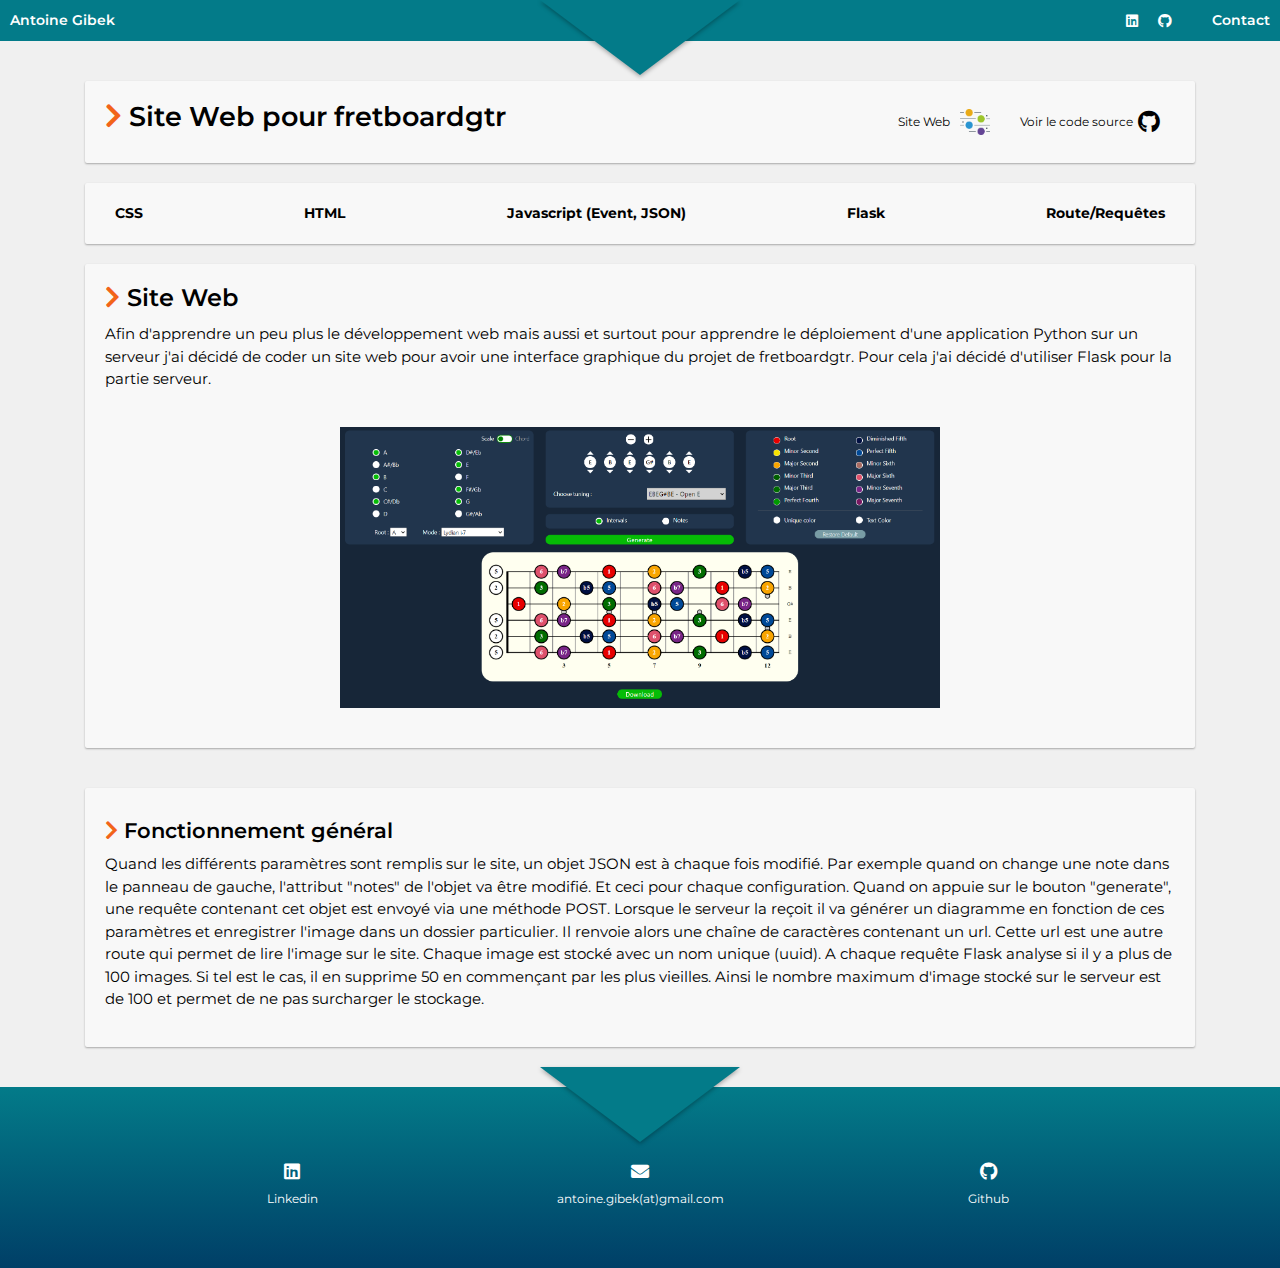
<file: fretboardgtrapp.html>
<!doctype html>
<html lang="fr">

<head>
    <meta charset="UTF-8">
    <meta name="viewport" content="width=device-width, initial-scale=1.0">
    <link rel="stylesheet" href="fontawesome-free-5.13.0-web/fontawesome-free-5.13.0-web/css/all.min.css">
    <link href="https://fonts.googleapis.com/css?family=Lato&display=swap" rel="stylesheet">
    <link href="https://fonts.googleapis.com/css?family=Montserrat&display=swap" rel="stylesheet">
    <link href="https://fonts.googleapis.com/css2?family=Cutive+Mono&display=swap" rel="stylesheet">
    <link rel="stylesheet" href="css/bootstrap.min.css">
    <link rel="stylesheet" href="css/normalize.css">
    <link rel="stylesheet" href="css/style.css">
    <link rel="stylesheet" href="css/fretboardgtrsite.css">
    <link rel="stylesheet" href="js/highlight/styles/github.css">
    <link rel="icon" type="image/png" href="image/SVG/yellow.svg" />
    <title>FretBoardGtr</title>
</head>

<body>
    <!-- HEADER  -->
    <div id='container-top-svg'>
        <div id="svg-triangle">
            <svg height="75" width="200">
                <polygon points="0,0 200,0 100,75" style="fill:#037B89;" />
            </svg>
        </div>
        <div class="container-fluid" id="topnav">
            <nav>
                <div class="d-flex align-items-center justify-content-center">
                    <div class="mr-auto">
                        <a href="index.html">Antoine Gibek</a>
                    </div>
                    <div class="d-flex">

                        <div class='logotop'>
                            <div class="d-flex flex-column justify-content-center align-items-center">
                                <a class="d-flex justify-content-center align-items-center"
                                    href="https://www.linkedin.com/in/antoine-gibek-7739a9169/"><i
                                        class="fab fa-linkedin"></i></a>
                            </div>

                            <div class="d-flex flex-column justify-content-center align-items-center">
                                <a class="d-flex justify-content-center align-items-center"
                                    href="https://github.com/antscloud/"><i class="fab fa-github"></i></a>
                            </div>
                        </div>

                        <a id='contactbutton' href="#contact">Contact</a>
                    </div>
            </nav>
        </div>

    </div>

    <!-- HEADER -->

    <div class="container" id='right-panel'>

        <div class="row part-content">
            <div class="d-flex align-items-center justify-content-center w-100" id="titleofproject">

                <div class="mr-auto">
                    <h1><i class="fas fa-chevron-right chevron-color"></i> Site Web pour fretboardgtr</h1>
                </div>

                <div class="d-flex align-items-center justify-content-center" id="logoright">
                    <div class="d-flex align-items-center justify-content-center" id="siteweb">
                        <span>Site Web </span>
                        <a href="https://fretboardgtr.com/app"> <img src="image/black_logo_square@2x.png" alt="logo"></a>
                    </div>
                    <div class="d-flex align-items-center justify-content-center">
                        <span>Voir le code source</span>
                        <a href="https://github.com/antscloud/fretboardgtrsite"> <i class="fab fa-github"></i></a>
                    </div>
                </div>

            </div>
        </div>
        
        <div class='row part-content' id="principe-util-box">

            <div class="d-flex justify-content-between w-100 flex-wrap" id='principe-util'>
                <div class='d-flex justify-content-center'><b>CSS</b></div>
                <div class='d-flex justify-content-center'><b>HTML</b></div>
                <div class='d-flex justify-content-center'><b>Javascript (Event, JSON)</b></div>
                <div class='d-flex justify-content-center'><b>Flask</b></div>
                <div class='d-flex justify-content-center'><b>Route/Requêtes</b></div>

            </div>
        </div>


        <div class='row part-content'>
            <h2><i class="fas fa-chevron-right chevron-color"></i> Site Web</h2>
            <p>Afin d'apprendre un peu plus le développement web mais aussi et surtout pour apprendre le déploiement d'une application Python sur un serveur j'ai décidé de coder un site web pour avoir une interface graphique du <a href="fretboardgtr.html" alt="projet fretboardgtr">projet de fretboardgtr</a>. Pour cela j'ai décidé d'utiliser Flask pour la partie serveur.</p> <br>

            <div class="d-flex align-items-center justify-content-center w-100">
                <a href="https://fretboardgtr.com/app" alt='fretboard app'><img id='desktop' src="image/UIfret.PNG " alt="UI du fretboard"></a>
                <div id='mobile' class="d-flex w-100">
                    <a href="https://fretboardgtr.com/app" alt="fretboard app"><div class="d-flex align-items-center justify-content-center"><img  src="image/UImobileFret.PNG " alt="UI du fretboard"></div></a>
                    <a href="https://fretboardgtr.com/app" alt="fretboard app"><div class="d-flex align-items-center justify-content-center"><img  src="image/UImobileFret2.PNG " alt="UI du fretboard"></div></a>
                </div>
            </div>
        </div>
        <div class='row part-content'>
            <h3><i class="fas fa-chevron-right chevron-color"></i> Fonctionnement général</h3>
            
            <p>Quand les différents paramètres sont remplis sur le site, un objet JSON est à chaque fois modifié. Par exemple quand on change une note dans le panneau de gauche, l'attribut "notes" de l'objet va être modifié. Et ceci pour chaque configuration. Quand on appuie sur le bouton "generate", une requête contenant cet objet est envoyé via une méthode POST. Lorsque le serveur la reçoit il va générer un diagramme en fonction de ces paramètres et enregistrer l'image dans un dossier particulier. Il renvoie alors une chaîne de caractères contenant un url. Cette url est une autre route qui permet de lire l'image sur le site. Chaque image est stocké avec un nom unique (uuid). A chaque requête Flask analyse si il y a plus de 100 images. Si tel est le cas, il en supprime 50 en commençant par les plus vieilles. Ainsi le nombre maximum d'image stocké sur le serveur est de 100 et permet de ne pas surcharger le stockage. </p>

        </div>



    </div>

    <!-- FOOTER -->
    <div class="footer d-flex justify-content-center" id="contact">

        <div id="svg-triangle-footer">
            <svg height="75" width="200">
                <polygon points="0,0 200,0 100,75" style="fill:#037B89;" />
            </svg>
        </div>

        <div class="d-flex align-items-center justify-content-center" id='footerlogocontainer'>

            <div class="d-flex flex-column justify-content-center align-items-center">
                <a class="d-flex flex-column justify-content-center align-items-center"
                    href="https://www.linkedin.com/in/antoine-gibek-7739a9169/"><i class="fab fa-linkedin"></i>
                    <span>Linkedin</span>
                </a>
            </div>

            <div class="d-flex flex-column align-items-center">
                <i class="fas fa-envelope"></i>
                <span>antoine.gibek(at)gmail.com</span>
            </div>

            <div class="d-flex flex-column justify-content-center align-items-center">
                <a class="d-flex flex-column justify-content-center align-items-center"
                    href="https://github.com/antscloud/"><i class="fab fa-github"></i>
                    <span>Github</span>
                </a>
            </div>

        </div>
    </div>

    <!-- FOOTER -->
</body>
<script>
    if (window.matchMedia("(max-width: 700px)").matches) {
        svg = document.getElementsByTagName('svg')
        svg[0].setAttribute("height", "50")
        svg[0].setAttribute("width", "100")
        svg[0].getElementsByTagName('polygon')[0].setAttribute("points", "0,0 100,0 50,50")

        svg[1].setAttribute("height", "50")
        svg[1].setAttribute("width", "100")
        svg[1].getElementsByTagName('polygon')[0].setAttribute("points", "0,0 100,0 50,50")
    } else {
    }

    document.getElementById('contactbutton').addEventListener('click',
        function(){
        document.getElementById('svg-triangle-footer').style.animationName='highlight-footer';
    }
    )
</script>
<script src="js/highlight/highlight.pack.js"></script>
<script>hljs.initHighlightingOnLoad();</script>

</html>
</file>
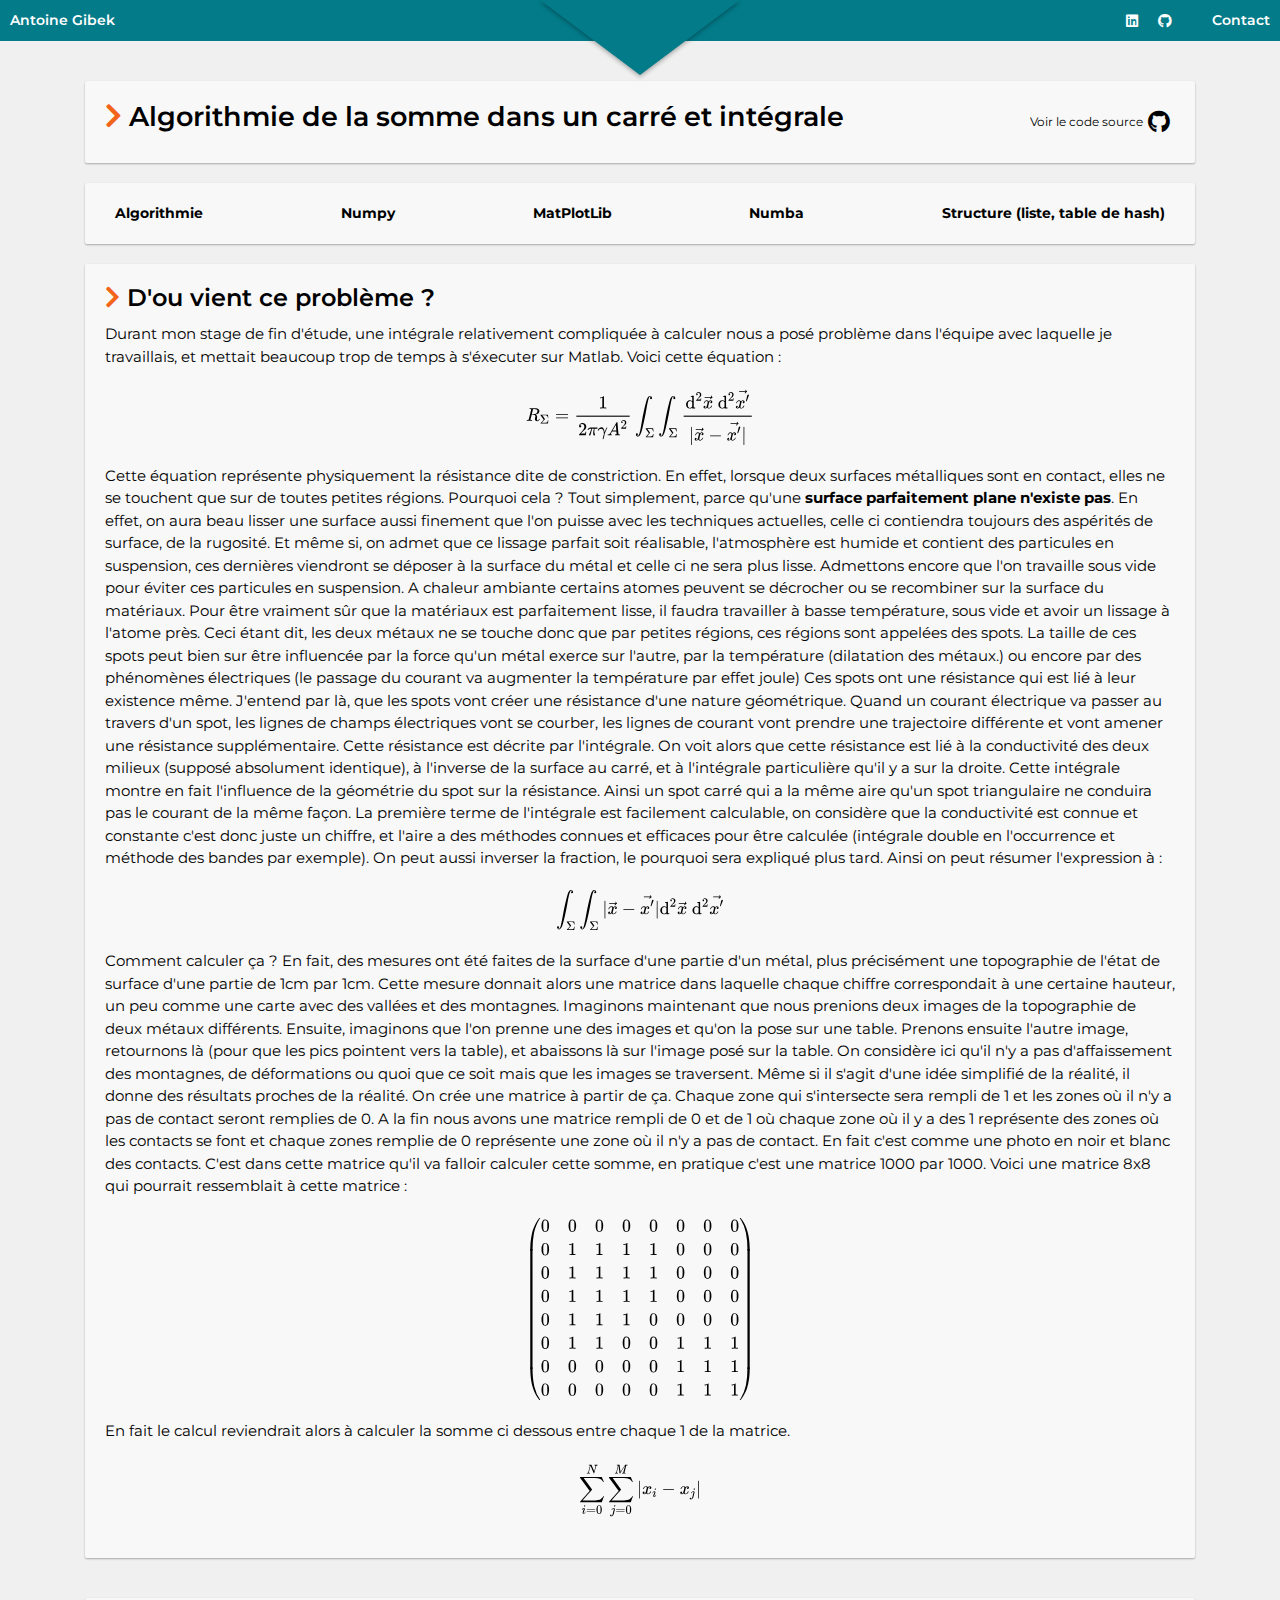
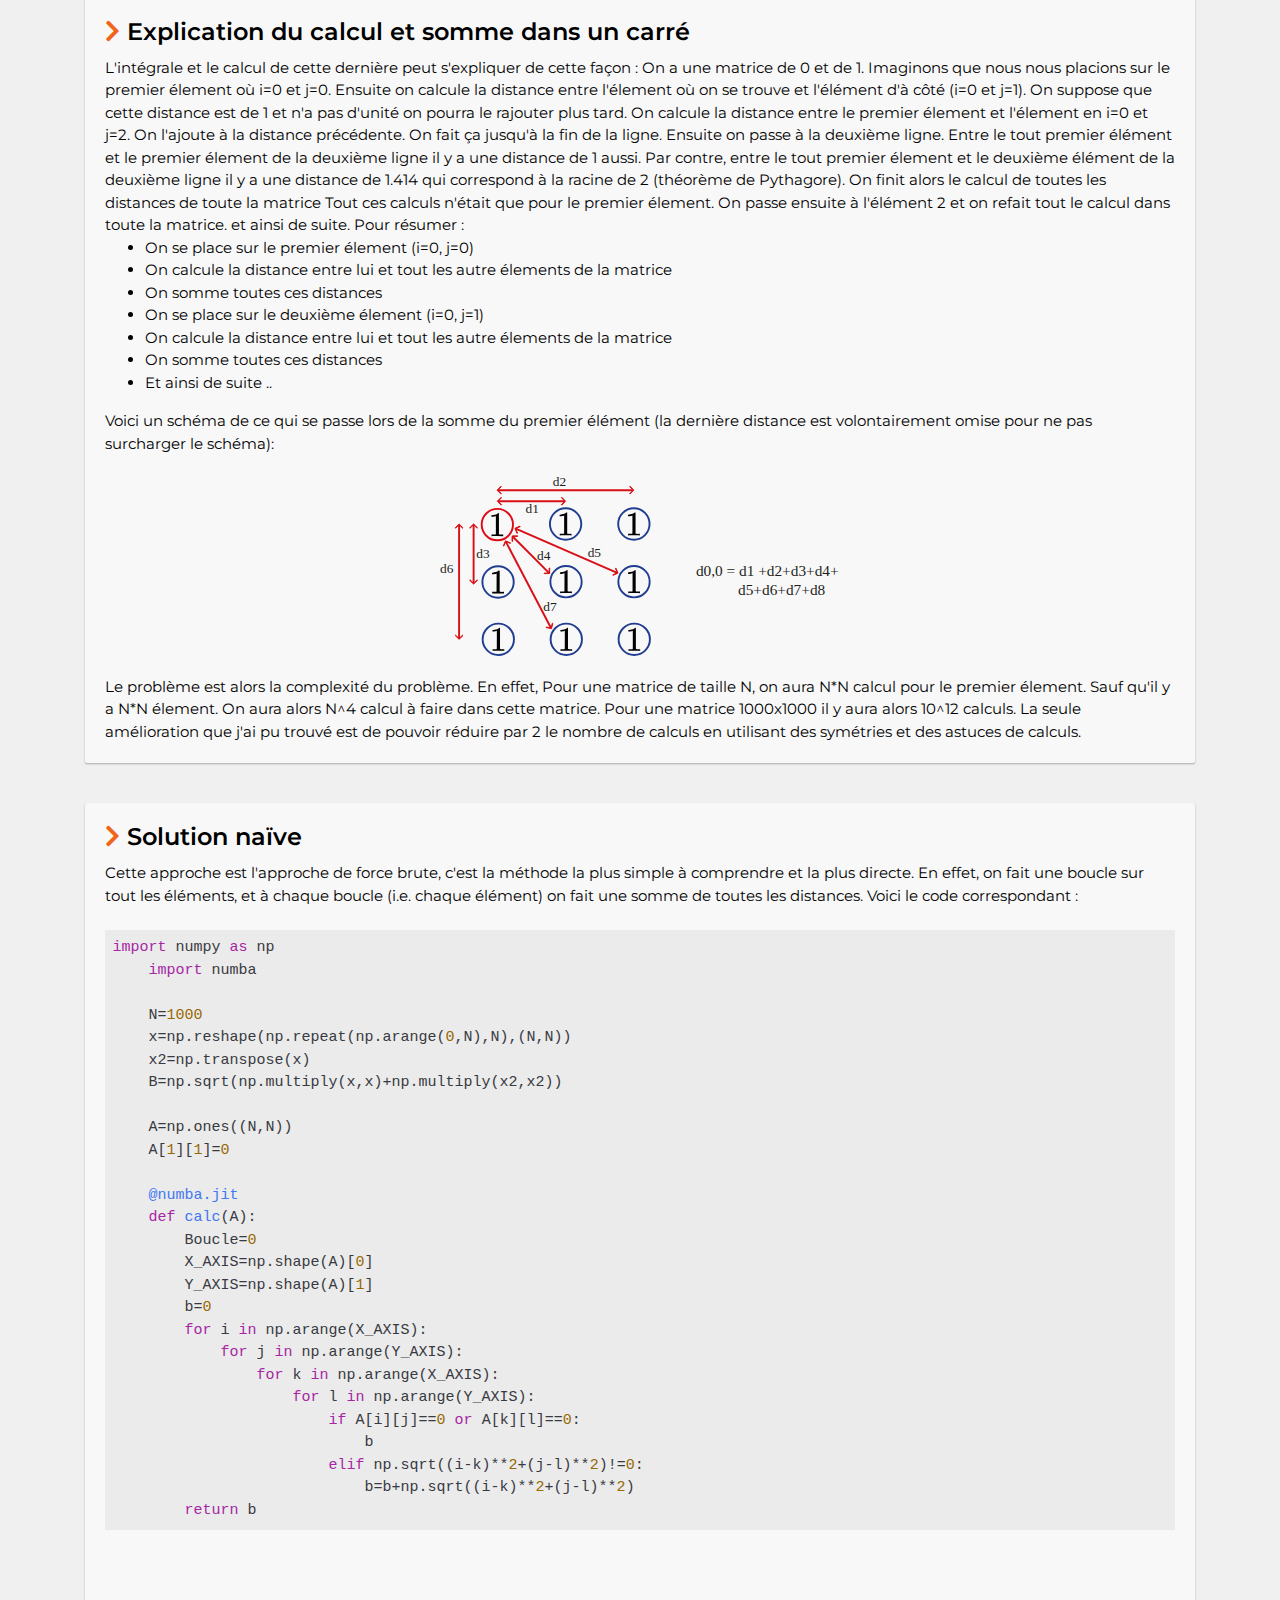
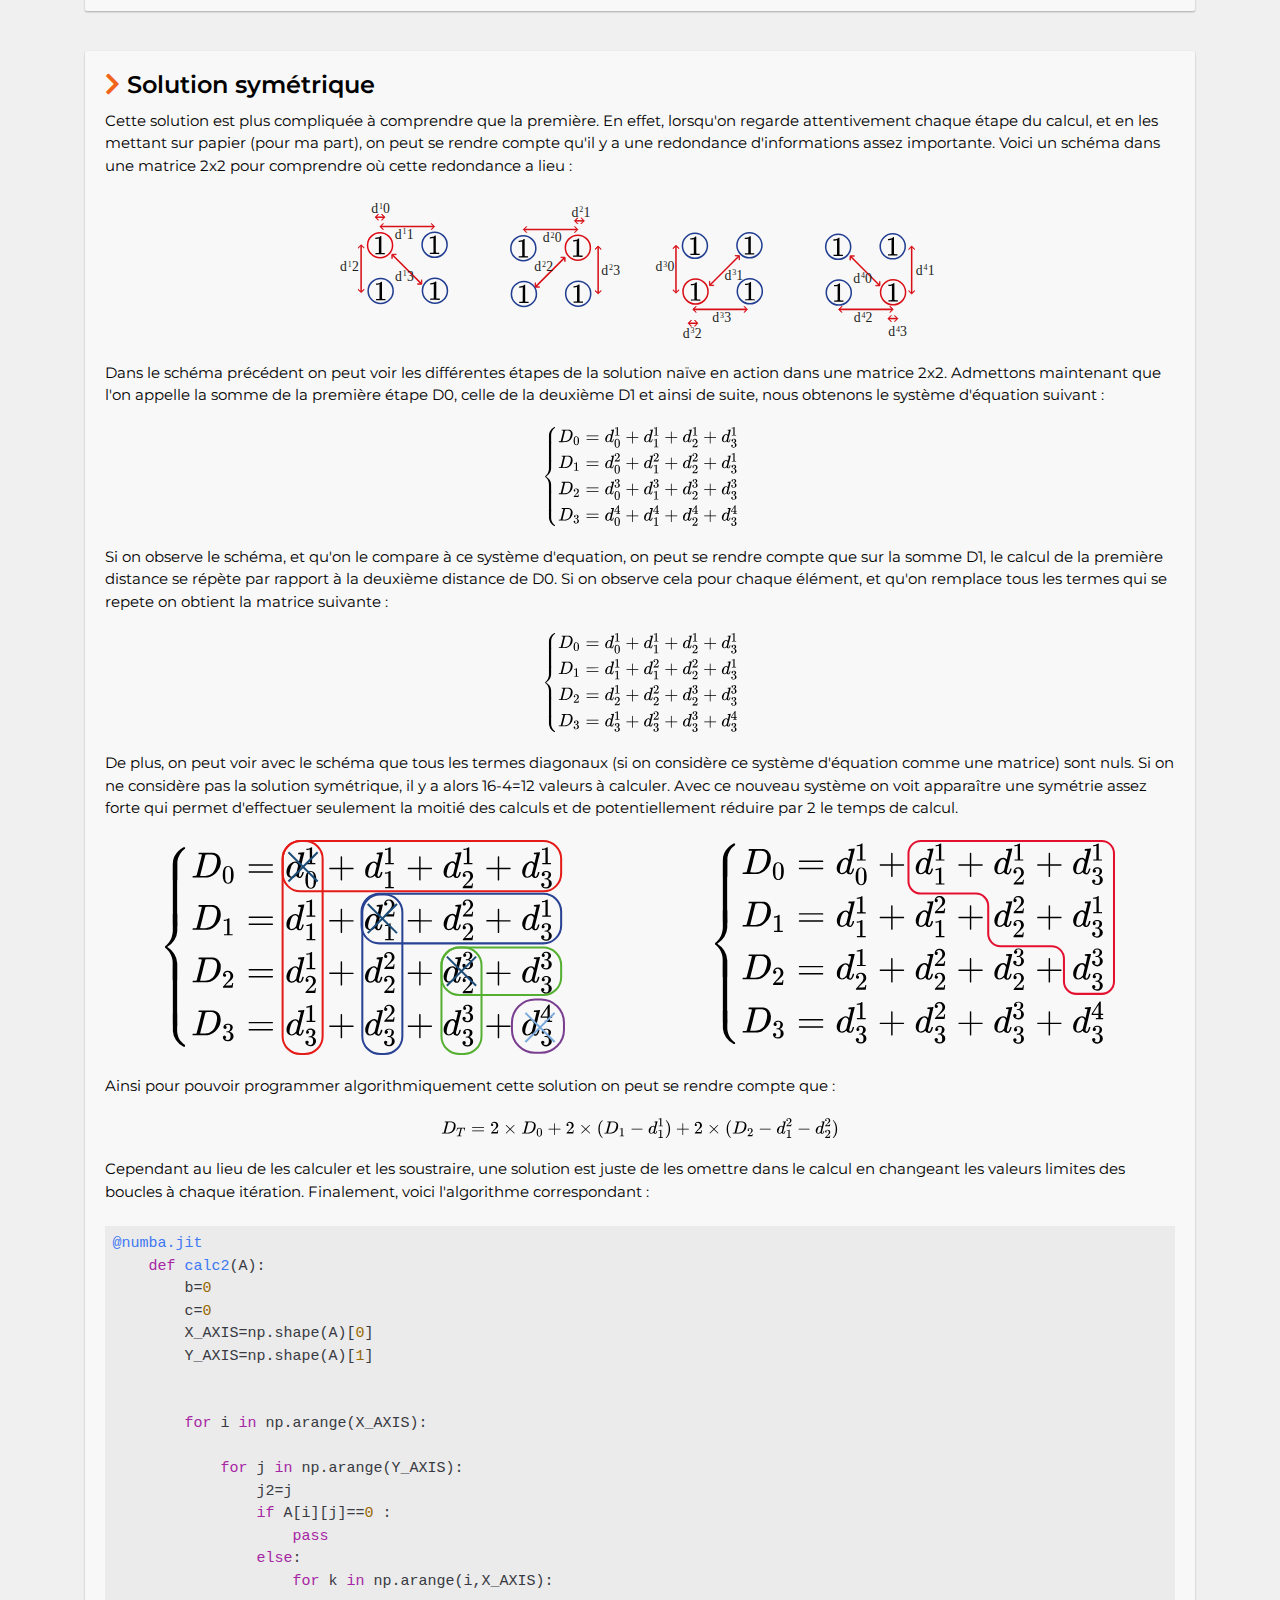
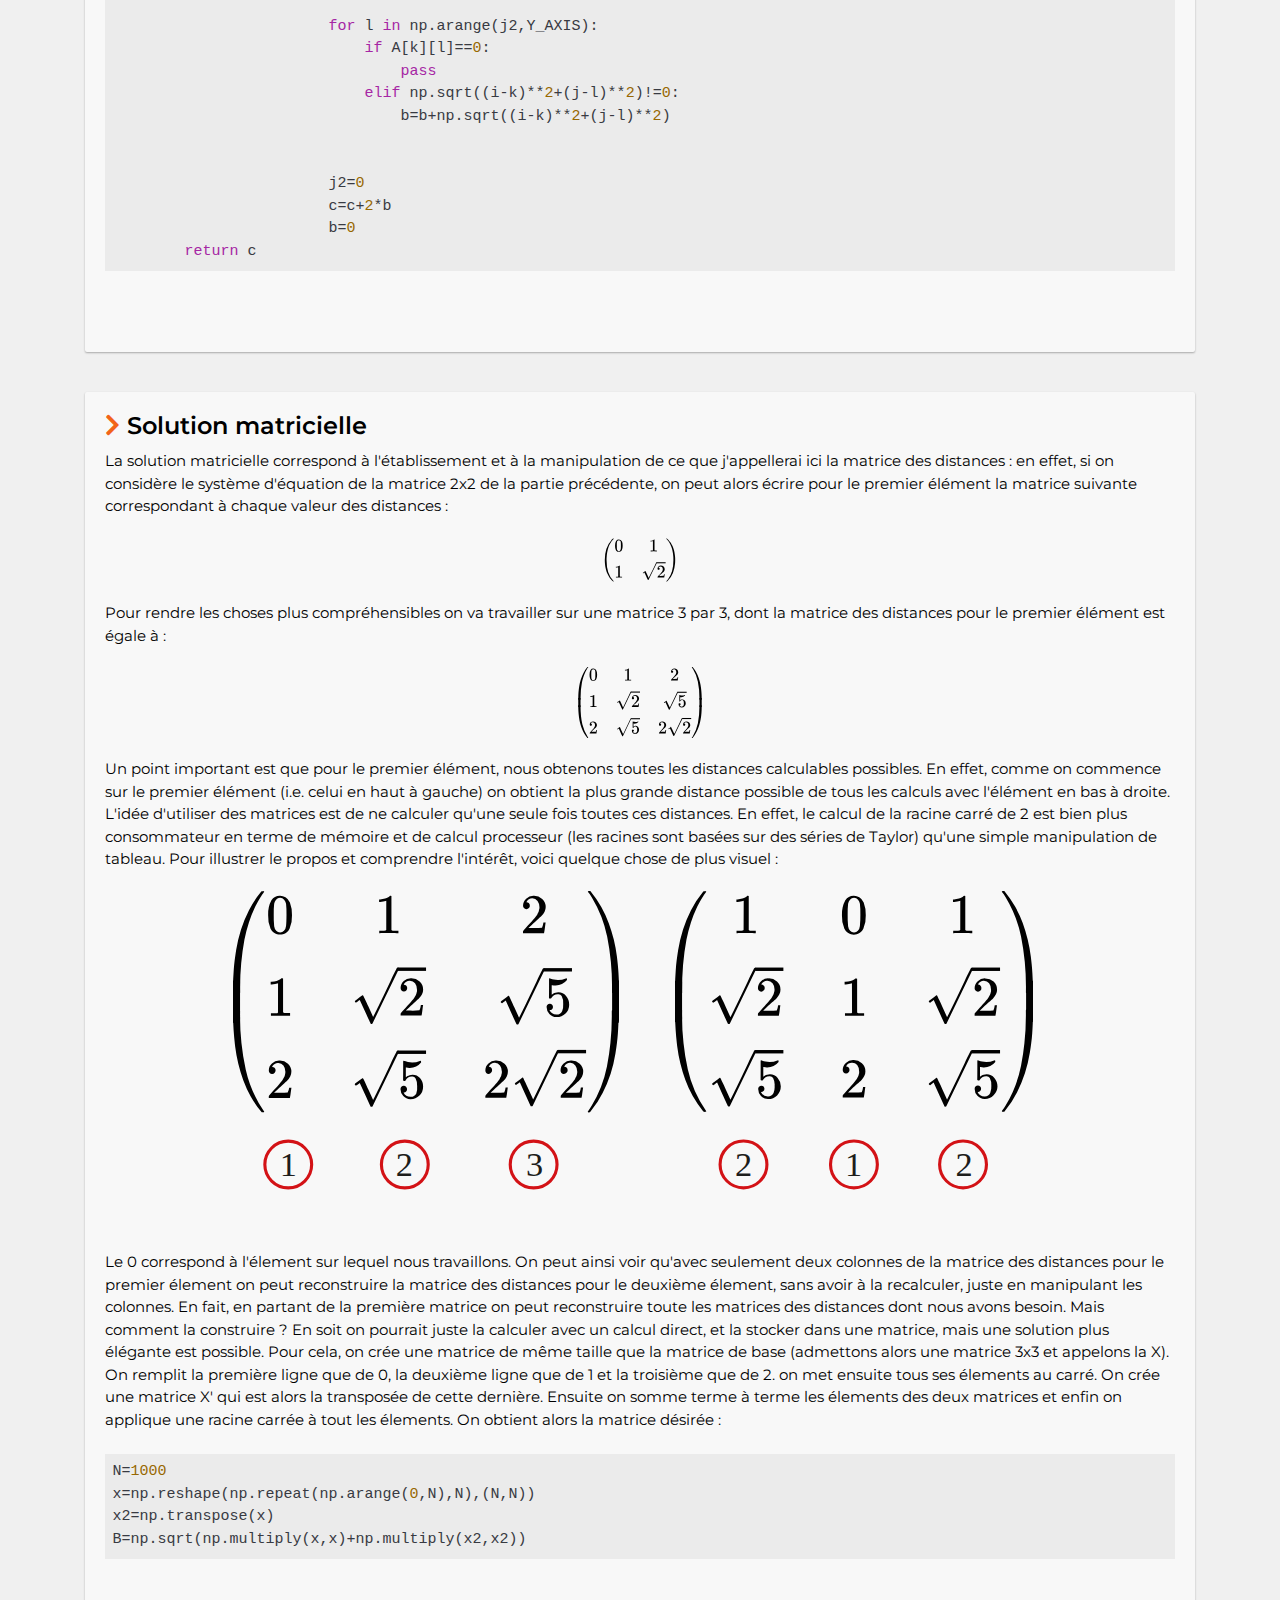
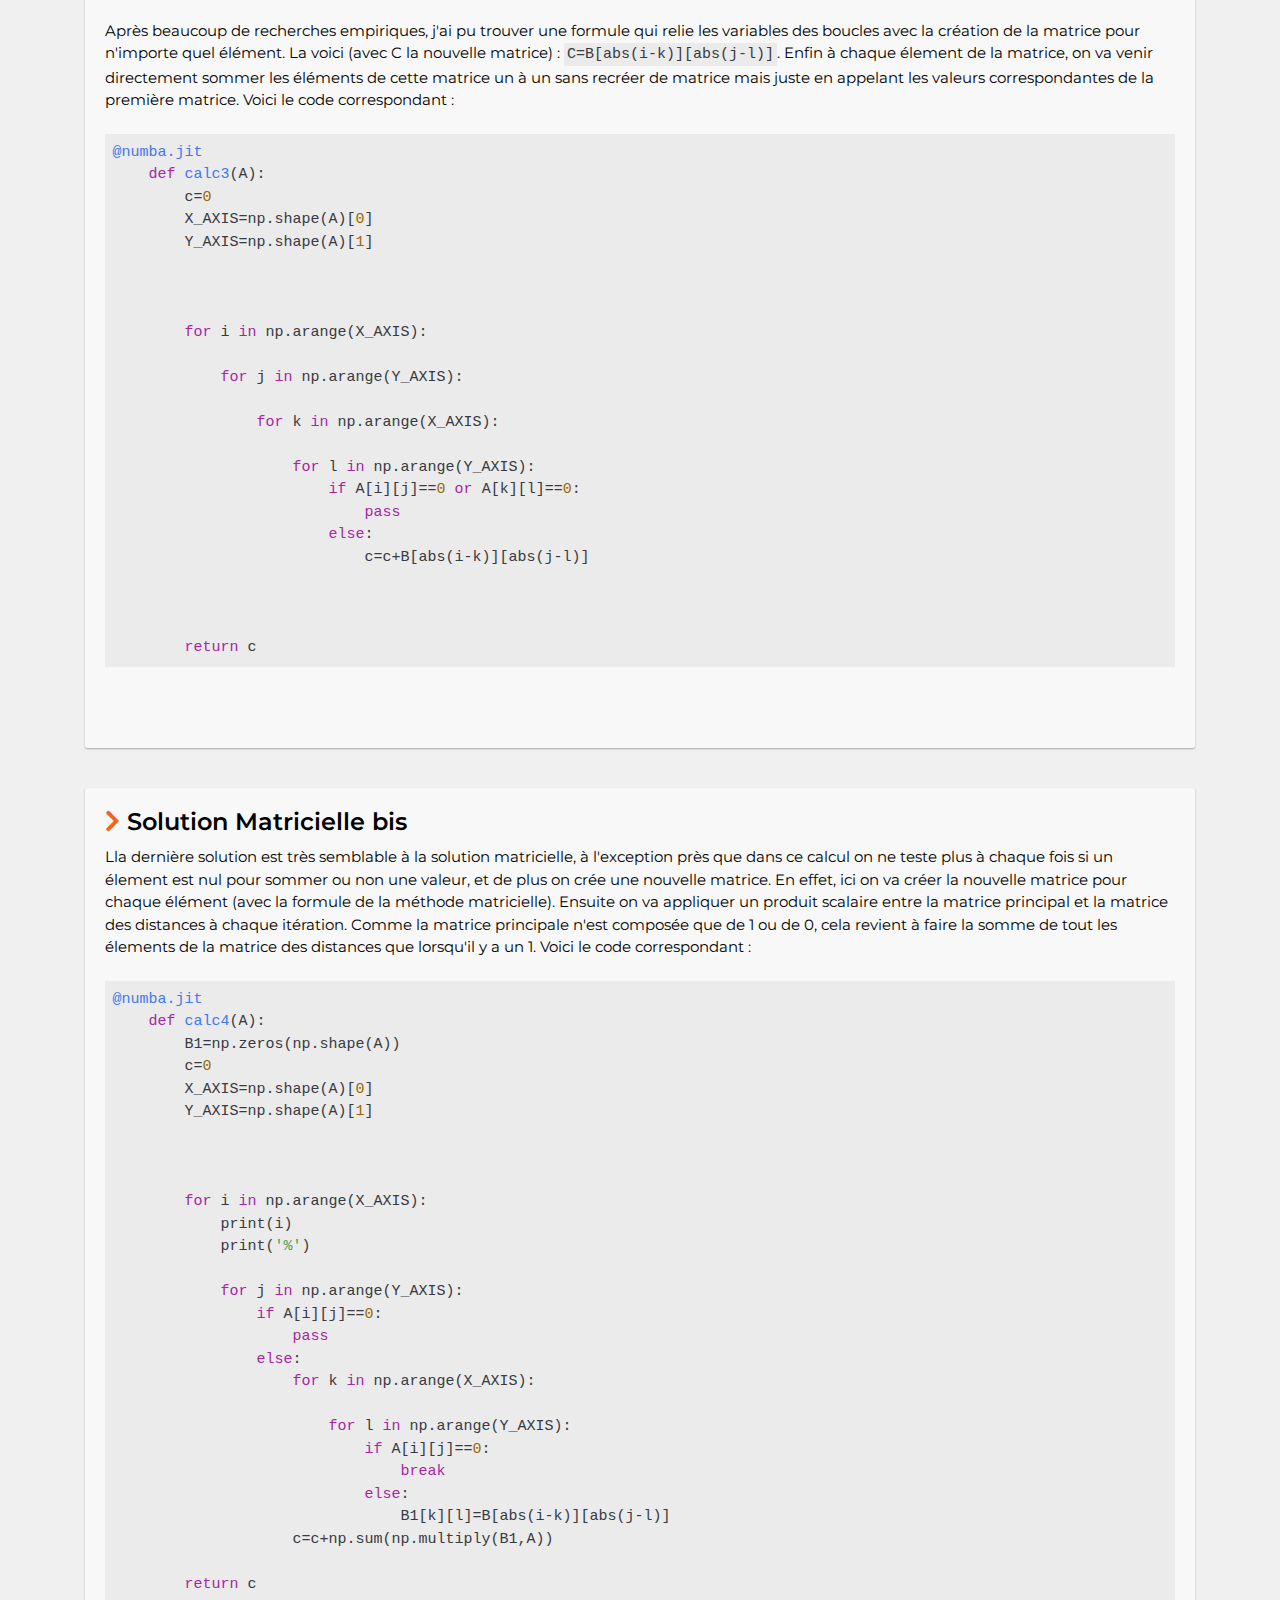
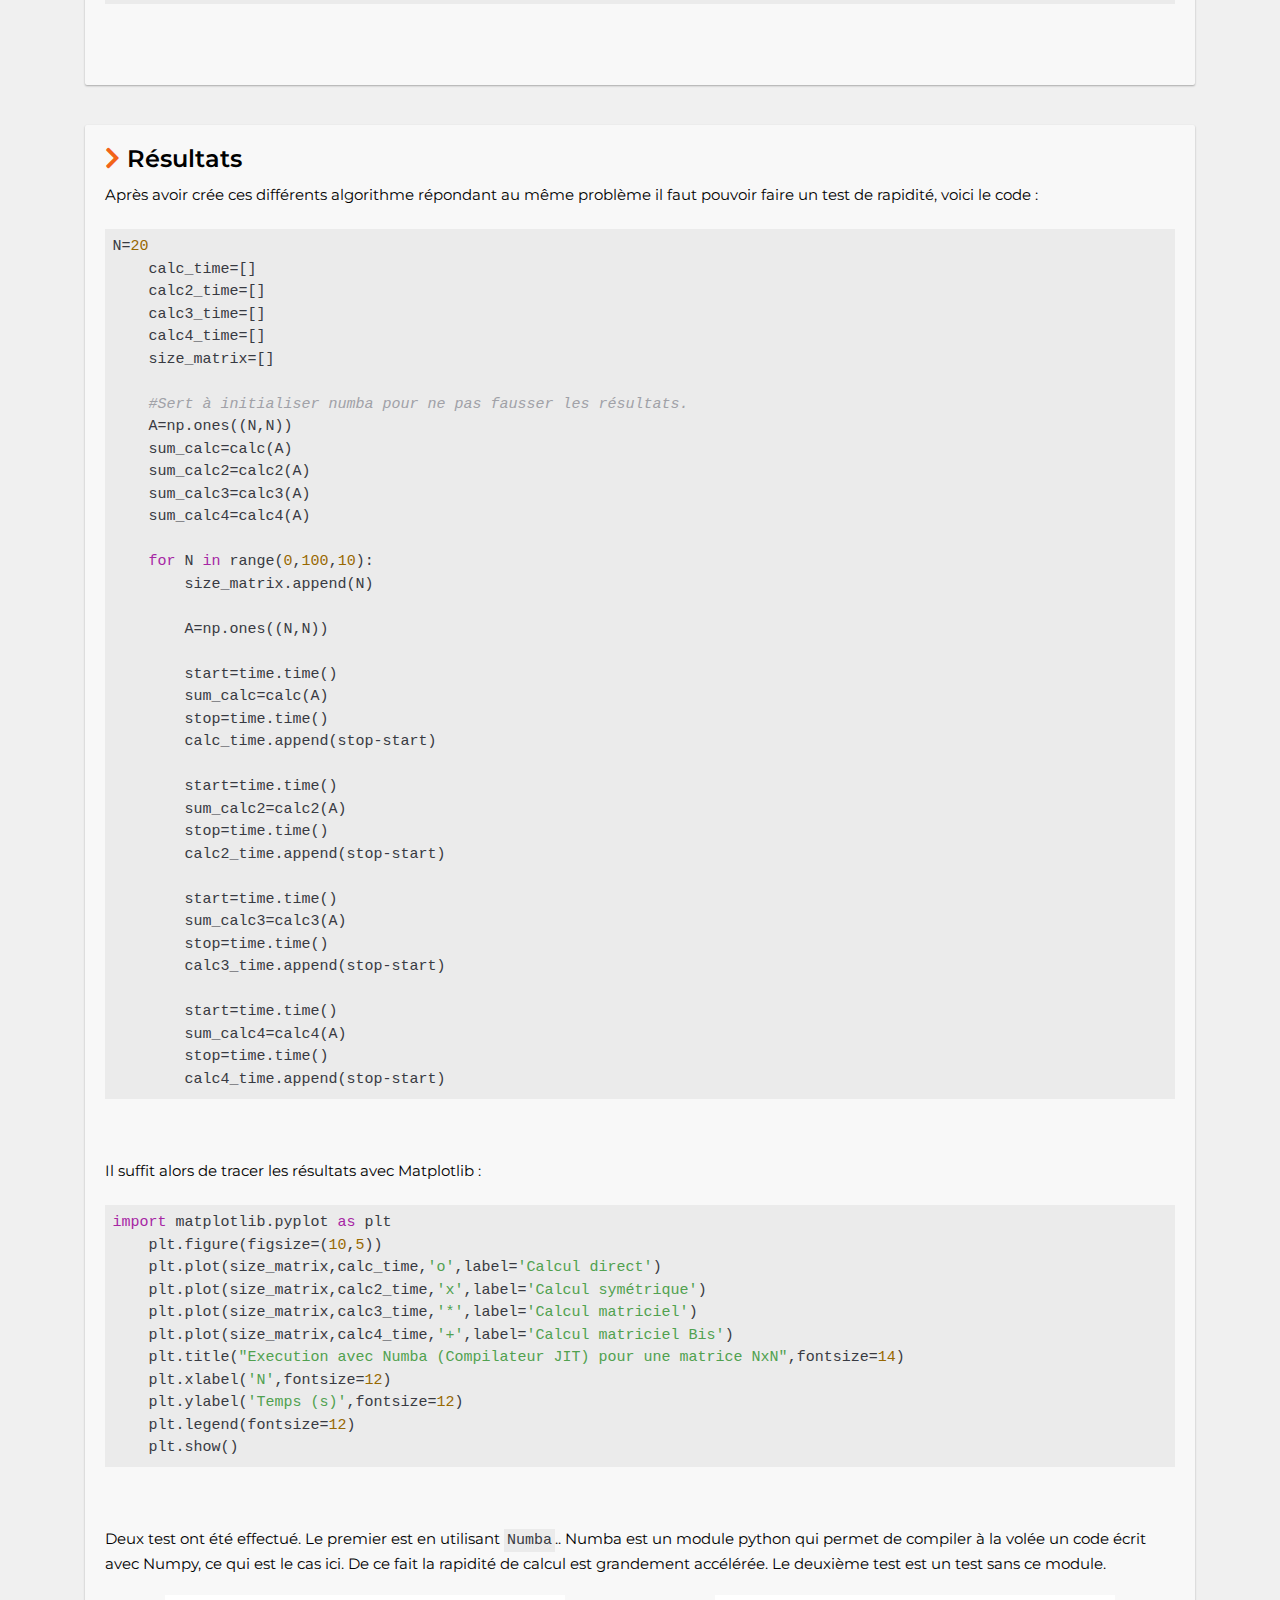
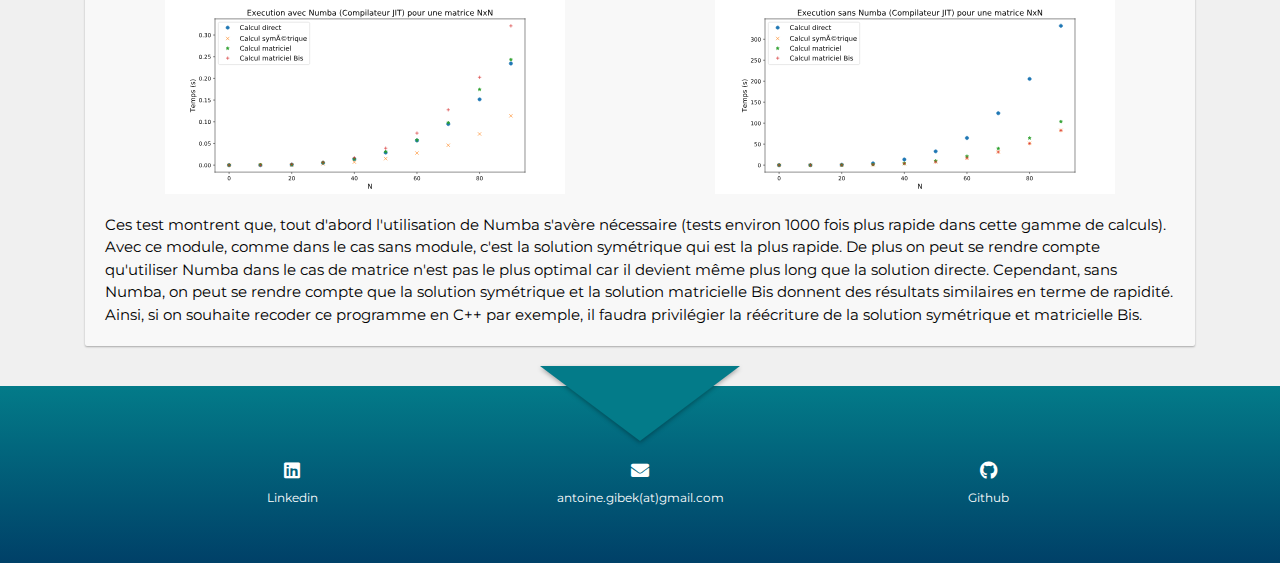
<file: integral.html>
<!doctype html>
<html lang="fr">

<head>
    <meta charset="UTF-8">
    <meta name="viewport" content="width=device-width, initial-scale=1.0">
    <link rel="stylesheet" href="fontawesome-free-5.13.0-web/fontawesome-free-5.13.0-web/css/all.min.css">
    <link href="https://fonts.googleapis.com/css?family=Lato&display=swap" rel="stylesheet">
    <link href="https://fonts.googleapis.com/css?family=Montserrat&display=swap" rel="stylesheet">
    <link href="https://fonts.googleapis.com/css2?family=Cutive+Mono&display=swap" rel="stylesheet">
    <link href="https://fonts.googleapis.com/css2?family=PT+Sans:ital,wght@0,400;0,700;1,400;1,700&display=swap"
        rel="stylesheet">
    <link rel="stylesheet" href="css/bootstrap.min.css">
    <link rel="stylesheet" href="css/normalize.css">
    <link rel="stylesheet" href="css/style.css">
    <link rel="stylesheet" href="css/integral.css">
    <link rel="stylesheet" href="js/highlight/styles/atom-one-light.css">
    <link rel="icon" type="image/png" href="image/SVG/yellow.svg" />
    <title>Integral</title>
</head>

<body>

    <!-- HEADER  -->
    <div id='container-top-svg'>
        <div id="svg-triangle">
            <svg height="75" width="200">
                <polygon points="0,0 200,0 100,75" style="fill:#037B89;" />
            </svg>
        </div>
        <div class="container-fluid" id="topnav">
            <nav>
                <div class="d-flex align-items-center justify-content-center">
                    <div class="mr-auto">
                        <a href="index.html">Antoine Gibek</a>
                    </div>
                    <div class="d-flex">

                        <div class='logotop'>
                            <div class="d-flex flex-column justify-content-center align-items-center">
                                <a class="d-flex justify-content-center align-items-center"
                                    href="https://www.linkedin.com/in/antoine-gibek-7739a9169/"><i
                                        class="fab fa-linkedin"></i></a>
                            </div>

                            <div class="d-flex flex-column justify-content-center align-items-center">
                                <a class="d-flex justify-content-center align-items-center"
                                    href="https://github.com/antscloud/"><i class="fab fa-github"></i></a>
                            </div>
                        </div>

                        <a id='contactbutton' href="#contact">Contact</a>
                    </div>
            </nav>
        </div>
    </div>

    <!-- HEADER -->





    <div class="container">

        <div class="row part-content">
            <div class="d-flex align-items-center justify-content-center w-100" id="titleofproject">

                <div class="mr-auto">
                    <h1><i class="fas fa-chevron-right chevron-color"></i> Algorithmie de la somme dans un carré et
                        intégrale</h1>
                </div>

                <div class="d-flex align-items-center justify-content-center" id="logoright">
                    <span>Voir le code source</span>
                    <a href="https://github.com/antscloud/matrix_res"><i class="fab fa-github"> </i></a>
                </div>

            </div>
        </div>
        <div class='row part-content' id="principe-util-box">

            <div class="d-flex justify-content-between w-100 flex-wrap" id='principe-util'>
                <div class='d-flex justify-content-center'><b>Algorithmie</b></div>
                <div class='d-flex justify-content-center'><b>Numpy</b></div>
                <div class='d-flex justify-content-center'><b>MatPlotLib</b></div>
                <div class='d-flex justify-content-center'><b>Numba</b></div>
                <div class='d-flex justify-content-center'><b>Structure (liste, table de hash)</b></div>
            </div>

        </div>

        <div class="part-content">
            <h2><i class="fas fa-chevron-right chevron-color"></i> D'ou vient ce problème ? </h2>

            Durant mon stage de fin d'étude, une intégrale relativement compliquée à calculer nous a posé
            problème dans l'équipe avec laquelle je travaillais, et mettait beaucoup trop de temps à s'éxecuter
            sur Matlab.
            Voici cette équation : <br>
            <div class="d-flex justify-content-center">
                <img src="image/resint.svg" alt="guitar note name" height="60px">
            </div>

            Cette équation représente physiquement la résistance dite de constriction. En effet, lorsque deux
            surfaces métalliques sont en contact, elles ne se touchent que sur de toutes petites régions.
            Pourquoi cela ?
            Tout simplement, parce qu'une <strong>surface parfaitement plane n'existe pas</strong>. En effet, on
            aura beau lisser
            une surface aussi finement que l'on puisse avec les techniques actuelles, celle ci contiendra
            toujours des aspérités de surface, de la rugosité.
            Et même si, on admet que ce lissage parfait soit réalisable, l'atmosphère est humide et contient
            des particules en suspension, ces dernières viendront se déposer à la surface du métal et celle ci
            ne sera plus lisse.
            Admettons encore que l'on travaille sous vide pour éviter ces particules en suspension. A chaleur
            ambiante certains atomes peuvent se décrocher ou se recombiner sur la surface du matériaux. Pour
            être vraiment sûr que la matériaux est parfaitement lisse, il faudra travailler à basse température,
            sous vide et avoir un lissage à l'atome près.
            Ceci étant dit, les deux métaux ne se touche donc que par petites régions, ces régions sont appelées
            des spots. La taille de ces spots peut bien sur être influencée par la force qu'un métal exerce
            sur l'autre, par la température (dilatation des métaux.) ou encore par des phénomènes électriques
            (le passage du courant va augmenter la température par effet joule)
            Ces spots ont une résistance qui est lié à leur existence même. J'entend par là, que les spots vont
            créer une résistance d'une nature géométrique. Quand un courant électrique va passer au travers d'un
            spot, les lignes de champs électriques vont se courber, les lignes de courant vont prendre une
            trajectoire différente et vont amener une résistance supplémentaire. Cette résistance est décrite
            par l'intégrale.
            On voit alors que cette résistance est lié à la conductivité des deux milieux (supposé absolument
            identique), à l'inverse de la surface au carré, et à l'intégrale particulière qu'il y a sur la
            droite. Cette intégrale montre en fait l'influence de la géométrie du spot sur la résistance.
            Ainsi un spot carré qui a la même aire qu'un spot triangulaire ne conduira pas le courant de la même
            façon.

            La première terme de l'intégrale est facilement calculable, on considère que la conductivité est
            connue et constante c'est donc juste un chiffre, et l'aire a des méthodes connues et efficaces pour
            être calculée (intégrale double en l'occurrence et méthode des bandes par exemple).
            On peut aussi inverser la fraction, le pourquoi sera expliqué plus tard.

            Ainsi on peut résumer l'expression à :

            <div class="d-flex justify-content-center">
                <img src="image/resint2.svg" alt="res2" height="60px">
            </div>

            Comment calculer ça ? En fait, des mesures ont été faites de la surface d'une partie d'un métal,
            plus précisément une topographie de l'état de surface d'une partie de 1cm par 1cm.
            Cette mesure donnait alors une matrice dans laquelle chaque chiffre correspondait à une certaine
            hauteur, un peu comme une carte avec des vallées et des montagnes.
            Imaginons maintenant que nous prenions deux images de la topographie de deux métaux différents.
            Ensuite, imaginons que l'on prenne une des images et qu'on la pose sur une table. Prenons ensuite
            l'autre image, retournons là (pour que les pics pointent vers la table), et abaissons là sur l'image
            posé sur la table.
            On considère ici qu'il n'y a pas d'affaissement des montagnes, de déformations ou quoi que ce soit
            mais que les images se traversent. Même si il s'agit d'une idée simplifié de la réalité, il donne
            des résultats proches de la réalité.

            On crée une matrice à partir de ça. Chaque zone qui s'intersecte sera rempli de 1 et les zones où il
            n'y a pas de contact seront remplies de 0.
            A la fin nous avons une matrice rempli de 0 et de 1 où chaque zone où il y a des 1 représente des
            zones où les contacts se font et chaque zones remplie de 0 représente une zone où il n'y a pas de
            contact. En fait c'est comme une photo en noir et blanc des contacts.

            C'est dans cette matrice qu'il va falloir calculer cette somme, en pratique c'est une matrice 1000
            par 1000.

            Voici une matrice 8x8 qui pourrait ressemblait à cette matrice :
            <div class="d-flex justify-content-center">
                <img src="image/matrice.svg" alt="res2" height="60px">
            </div>

            En fait le calcul reviendrait alors à calculer la somme ci dessous entre chaque 1 de la matrice.

            <div class="d-flex justify-content-center">
                <img src="image/discrete.svg" alt="res2" height="60px">
            </div>
        </div>

        <div class="part-content">
            <h2><i class="fas fa-chevron-right chevron-color"></i> Explication du calcul et somme dans un carré</h2>

            L'intégrale et le calcul de cette dernière peut s'expliquer de cette façon :
            On a une matrice de 0 et de 1. Imaginons que nous nous placions sur le premier élement où i=0 et
            j=0. Ensuite on calcule la distance entre l'élement où on se trouve et l'élément d'à côté (i=0 et
            j=1). On suppose que cette distance est de 1 et n'a pas d'unité on pourra le rajouter plus tard.
            On calcule la distance entre le premier élement et l'élement en i=0 et j=2. On l'ajoute à la
            distance précédente. On fait ça jusqu'à la fin de la ligne. Ensuite on passe à la deuxième ligne.
            Entre le tout premier élément et le premier élement de la deuxième ligne il y a une distance de 1
            aussi.
            Par contre, entre le tout premier élement et le deuxième élément de la deuxième ligne il y a une
            distance de 1.414 qui correspond à la racine de 2 (théorème de Pythagore). On finit alors le calcul de
            toutes les distances de toute la matrice
            Tout ces calculs n'était que pour le premier élement. On passe ensuite à l'élément 2 et on refait
            tout le calcul dans toute la matrice. et ainsi de suite.
            Pour résumer :
            <ul>
                <li>On se place sur le premier élement (i=0, j=0)</li>
                <li>On calcule la distance entre lui et tout les autre élements de la matrice</li>
                <li>On somme toutes ces distances</li>
                <li>On se place sur le deuxième élement (i=0, j=1)</li>
                <li>On calcule la distance entre lui et tout les autre élements de la matrice</li>
                <li>On somme toutes ces distances</li>
                <li>Et ainsi de suite ..</li>
            </ul>

            Voici un schéma de ce qui se passe lors de la somme du premier élément (la dernière distance est
            volontairement omise pour ne pas surcharger le schéma):
            <div class="d-flex justify-content-center">
                <img src="image/matriceexpl.svg" alt="res2" height="100px">
            </div>
            Le problème est alors la complexité du problème. En effet, Pour une matrice de taille N, on aura N*N
            calcul pour le premier élement. Sauf qu'il y a N*N élement. On aura alors N^4 calcul à faire dans
            cette matrice. Pour une matrice 1000x1000 il y aura alors 10^12 calculs.
            La seule amélioration que j'ai pu trouvé est de pouvoir réduire par 2 le nombre de calculs en
            utilisant des symétries et des astuces de calculs.
        </div class="part-content">


        <div class="part-content">
            <h2> <i class="fas fa-chevron-right chevron-color"></i> Solution naïve</h2>
            Cette approche est l'approche de force brute, c'est la méthode la plus simple à comprendre et la
            plus directe.
            En effet, on fait une boucle sur tout les éléments, et à chaque boucle (i.e. chaque élément) on fait
            une somme de toutes les distances.
            Voici le code correspondant :

            <pre>
                    <code class="python">import numpy as np
    import numba
    
    N=1000
    x=np.reshape(np.repeat(np.arange(0,N),N),(N,N))
    x2=np.transpose(x)
    B=np.sqrt(np.multiply(x,x)+np.multiply(x2,x2))
    
    A=np.ones((N,N))
    A[1][1]=0
    
    @numba.jit
    def calc(A):
        Boucle=0
        X_AXIS=np.shape(A)[0]
        Y_AXIS=np.shape(A)[1]
        b=0
        for i in np.arange(X_AXIS):
            for j in np.arange(Y_AXIS):
                for k in np.arange(X_AXIS):
                    for l in np.arange(Y_AXIS):
                        if A[i][j]==0 or A[k][l]==0:
                            b
                        elif np.sqrt((i-k)**2+(j-l)**2)!=0:
                            b=b+np.sqrt((i-k)**2+(j-l)**2)
        return b</code>
            </pre>
        </div>



        <div class="part-content">
            <h2> <i class="fas fa-chevron-right chevron-color"></i> Solution symétrique</h2>

            Cette solution est plus compliquée à comprendre que la première.
            En effet, lorsqu'on regarde attentivement chaque étape du calcul, et en les mettant sur papier (pour
            ma part),
            on peut se rendre compte qu'il y a une redondance d'informations assez importante.

            Voici un schéma dans une matrice 2x2 pour comprendre où cette redondance a lieu :
            <div class="d-flex justify-content-center">
                <img id="schemaimg" src="image/matrix2x2.svg" alt="étape pour la matrice 2x2">
            </div>

            Dans le schéma précédent on peut voir les différentes étapes de la solution naïve en action dans une
            matrice 2x2.
            Admettons maintenant que l'on appelle la somme de la première étape D0, celle de la deuxième D1 et
            ainsi de suite,
            nous obtenons le système d'équation suivant :
            <div class="d-flex justify-content-center">
                <img src="image/system1.svg" alt="système d'équation de base pour  la matrice 2x2" height="150px">
            </div>

            Si on observe le schéma, et qu'on le compare à ce système d'equation, on peut se rendre compte que
            sur la somme D1, le calcul de la première distance se répète par rapport à la deuxième distance de
            D0. Si on observe cela pour chaque élément, et qu'on remplace tous les termes qui se repete on
            obtient la matrice suivante :
            <div class="d-flex justify-content-center">
                <img src="image/system2.svg" alt="système d'équation remplacé pour la matrice 2x2" height="150px">
            </div>

            De plus, on peut voir avec le schéma que tous les termes diagonaux (si on considère ce système
            d'équation comme une matrice) sont nuls. Si on ne considère pas la solution symétrique, il y a alors
            16-4=12 valeurs à calculer.
            Avec ce nouveau système on voit apparaître une symétrie assez forte qui permet d'effectuer seulement
            la moitié des calculs et de potentiellement réduire par 2 le temps de calcul.
            <div class="row">
                <div class="col-sm-12 col-lg-6">
                    <div class="d-flex justify-content-center">
                        <img src="image/systexp.svg" alt="étape pour la matrice 2x2" height="150px">
                    </div>
                </div>
                <div class="col-sm-12 col-lg-6">
                    <div class="d-flex justify-content-center">
                        <img src="image/systfinal.svg" alt="étape pour la matrice 2x2" height="150px">
                    </div>
                </div>
            </div>

            Ainsi pour pouvoir programmer algorithmiquement cette solution on peut se rendre compte que :
            <div class="d-flex justify-content-center">
                <img src="image/eqfinal.svg" alt="étape pour la matrice 2x2" height="10px">
            </div>
            Cependant au lieu de les calculer et les soustraire, une solution est juste de les omettre dans le
            calcul en changeant les valeurs limites des boucles à chaque itération. Finalement, voici
            l'algorithme correspondant :

            <pre>
                <code class="python">@numba.jit
    def calc2(A):
        b=0
        c=0
        X_AXIS=np.shape(A)[0]
        Y_AXIS=np.shape(A)[1]
        
        
        for i in np.arange(X_AXIS):
            
            for j in np.arange(Y_AXIS):
                j2=j
                if A[i][j]==0 :
                    pass
                else:           
                    for k in np.arange(i,X_AXIS):
    
                        for l in np.arange(j2,Y_AXIS):
                            if A[k][l]==0:
                                pass
                            elif np.sqrt((i-k)**2+(j-l)**2)!=0:
                                b=b+np.sqrt((i-k)**2+(j-l)**2)
    
    
                        j2=0
                        c=c+2*b
                        b=0
        return c</code>
        </pre>
        </div>



        <div class="part-content">
            <h2><i class="fas fa-chevron-right chevron-color"></i> Solution matricielle</h2>

            La solution matricielle correspond à l'établissement et à la manipulation de ce que j'appellerai ici
            la matrice des distances :
            en effet, si on considère le système d'équation de la matrice 2x2 de la partie précédente, on peut
            alors écrire pour le premier élément la matrice suivante correspondant à chaque valeur des distances
            :
            <div class="d-flex justify-content-center">
                <img src="image/matricdist2x2.svg" alt="étape pour la matrice 2x2" height="100px">
            </div>

            Pour rendre les choses plus compréhensibles on va travailler sur une matrice 3 par 3, dont la matrice
            des distances pour le premier élément est égale à :
            <div class="d-flex justify-content-center">
                <img src="image/matricdist3x3.svg" alt="étape pour la matrice 2x2" height="100px">
            </div>

            Un point important est que pour le premier élément, nous obtenons toutes les distances calculables
            possibles.
            En effet, comme on commence sur le premier élément (i.e. celui en haut à gauche) on obtient la plus
            grande distance possible de tous les calculs avec l'élément en bas à droite.
            L'idée d'utiliser des matrices est de ne calculer qu'une seule fois toutes ces distances. En effet,
            le calcul de la racine carré de 2 est bien plus consommateur
            en terme de mémoire et de calcul processeur (les racines sont basées sur des séries de Taylor)
            qu'une simple manipulation de tableau.
            Pour illustrer le propos et comprendre l'intérêt, voici quelque chose de plus visuel :
            <div class="d-flex justify-content-center align-items-center">
                <div class="row" id='doublematrix'>
                    <div class="col-lg-6 col-sm-12 d-flex justify-content-center">
                        <img src="image/m3x3exp1.svg" alt="étape pour la matrice 2x2" height="100px">
                    </div>
                    <div class="col-lg-6 col-sm-12  d-flex justify-content-center">
                        <img src="image/m3x3exp2.svg" alt="étape pour la matrice 2x2" height="100px">
                    </div>
                </div>
            </div>
            Le 0 correspond à l'élement sur lequel nous travaillons.
            On peut ainsi voir qu'avec seulement deux colonnes de la matrice des distances pour le premier
            élement on peut reconstruire la matrice des distances pour le deuxième élement, sans avoir à la
            recalculer, juste en manipulant les colonnes.
            En fait, en partant de la première matrice on peut reconstruire toute les matrices des distances dont
            nous avons besoin. Mais comment la construire ?
            En soit on pourrait juste la calculer avec un calcul direct, et la stocker dans une matrice, mais
            une solution plus élégante est possible.
            Pour cela, on crée une matrice de même taille que la matrice de base (admettons alors une matrice
            3x3 et appelons la X). On remplit la première ligne que de 0, la deuxième ligne que de 1 et la
            troisième que de 2. on met ensuite tous ses élements au carré. On crée une matrice X' qui est alors
            la transposée de cette dernière.
            Ensuite on somme terme à terme les élements des deux matrices et enfin on applique une racine carrée
            à tout les élements. On obtient alors la matrice désirée :
            <pre>
            <code class="python">N=1000
x=np.reshape(np.repeat(np.arange(0,N),N),(N,N))
x2=np.transpose(x)
B=np.sqrt(np.multiply(x,x)+np.multiply(x2,x2)) </code>
            </pre>
            Après beaucoup de recherches empiriques, j'ai pu trouver une formule qui relie les variables des
            boucles avec la création de la matrice pour n'importe quel élément.
            La voici (avec C la nouvelle matrice) :<span class="inline-code2">
                <pre><code class="python">C=B[abs(i-k)][abs(j-l)]</code></pre></span>.

            Enfin à chaque élement de la matrice, on va venir directement sommer les éléments de cette matrice
            un à un sans recréer de matrice mais juste en appelant les valeurs correspondantes de la première
            matrice.
            Voici le code correspondant :
            <pre>
            <code class="python">@numba.jit
    def calc3(A):
        c=0
        X_AXIS=np.shape(A)[0]
        Y_AXIS=np.shape(A)[1]
        
        
        
        for i in np.arange(X_AXIS):
            
            for j in np.arange(Y_AXIS):
                
                for k in np.arange(X_AXIS):
                    
                    for l in np.arange(Y_AXIS):
                        if A[i][j]==0 or A[k][l]==0:
                            pass
                        else:
                            c=c+B[abs(i-k)][abs(j-l)]
                        
                        
                            
        return c</code>
    </pre>
        </div>

        <div class="part-content">
            <h2><i class="fas fa-chevron-right chevron-color"></i> Solution Matricielle bis</h2>
            Lla dernière solution est très semblable à la solution matricielle, à
            l'exception près que dans ce calcul on ne teste plus à chaque fois si un élement est nul pour sommer
            ou non une valeur, et de plus on crée une nouvelle matrice.
            En effet, ici on va créer la nouvelle matrice pour chaque élément (avec la formule de la méthode
            matricielle). Ensuite on va appliquer un produit scalaire entre la matrice principal et la matrice
            des distances à chaque itération. Comme la matrice principale n'est composée que de 1 ou de 0, cela
            revient à faire la somme de tout les élements de la matrice des distances que lorsqu'il y a un 1.
            Voici le code correspondant :
            <pre>
            <code class="python">@numba.jit
    def calc4(A):
        B1=np.zeros(np.shape(A))
        c=0
        X_AXIS=np.shape(A)[0]
        Y_AXIS=np.shape(A)[1]
        
        
        
        for i in np.arange(X_AXIS):
            print(i)
            print('%')
            
            for j in np.arange(Y_AXIS):
                if A[i][j]==0:
                    pass
                else:
                    for k in np.arange(X_AXIS):
    
                        for l in np.arange(Y_AXIS):
                            if A[i][j]==0:
                                break
                            else:
                                B1[k][l]=B[abs(i-k)][abs(j-l)]
                    c=c+np.sum(np.multiply(B1,A))
                            
        return c</code>
    </pre>
        </div>

        <div class="part-content">
            <h2><i class="fas fa-chevron-right chevron-color"></i> Résultats</h2>
            Après avoir crée ces différents algorithme répondant au même problème il faut pouvoir faire un test de rapidité, voici le code :
            <pre>
    <code class="python">N=20
    calc_time=[]
    calc2_time=[]
    calc3_time=[]
    calc4_time=[]
    size_matrix=[]
    
    #Sert à initialiser numba pour ne pas fausser les résultats. 
    A=np.ones((N,N))
    sum_calc=calc(A)
    sum_calc2=calc2(A)
    sum_calc3=calc3(A)
    sum_calc4=calc4(A)
    
    for N in range(0,100,10):
        size_matrix.append(N)
    
        A=np.ones((N,N))
    
        start=time.time()
        sum_calc=calc(A)
        stop=time.time()
        calc_time.append(stop-start)
    
        start=time.time()
        sum_calc2=calc2(A)
        stop=time.time()
        calc2_time.append(stop-start)
    
        start=time.time()
        sum_calc3=calc3(A)
        stop=time.time()
        calc3_time.append(stop-start)
    
        start=time.time()
        sum_calc4=calc4(A)
        stop=time.time()
        calc4_time.append(stop-start)</code>
        </pre>


            Il suffit alors de tracer les résultats avec Matplotlib :
            <pre>
            <code class="python">import matplotlib.pyplot as plt
    plt.figure(figsize=(10,5))
    plt.plot(size_matrix,calc_time,'o',label='Calcul direct')
    plt.plot(size_matrix,calc2_time,'x',label='Calcul symétrique')
    plt.plot(size_matrix,calc3_time,'*',label='Calcul matriciel')
    plt.plot(size_matrix,calc4_time,'+',label='Calcul matriciel Bis')
    plt.title("Execution avec Numba (Compilateur JIT) pour une matrice NxN",fontsize=14)
    plt.xlabel('N',fontsize=12)
    plt.ylabel('Temps (s)',fontsize=12)
    plt.legend(fontsize=12)
    plt.show()</code>
    </pre>

            Deux test ont été effectué. Le premier est en utilisant <span class="inline-code2">
                <pre><code class="python">Numba</code></pre></span>.. Numba est un module python qui permet
            de compiler à la volée un code écrit avec Numpy, ce qui est le cas ici. De ce fait la rapidité de
            calcul est grandement accélérée.
            Le deuxième test est un test sans ce module.
            <div class="row">
                <div class="col-lg-6 col-sm-12 d-flex justify-content-center">
                    <img src="image/benchnumba.svg" alt="étape pour la matrice 2x2" height="150px">
                </div>
                <div class="col-lg-6 col-sm-12 d-flex justify-content-center">
                    <img src="image/benchsansnumba.svg" alt="étape pour la matrice 2x2" height="150px">
                </div>
            </div>

            Ces test montrent que, tout d'abord l'utilisation de Numba s'avère nécessaire (tests environ 1000
            fois plus rapide dans cette gamme de calculs).
            Avec ce module, comme dans le cas sans module, c'est la solution symétrique qui est la plus rapide.
            De plus on peut se rendre compte qu'utiliser Numba dans le cas de matrice n'est pas le plus optimal
            car il devient même plus long que la solution directe.
            Cependant, sans Numba, on peut se rendre compte que la solution symétrique et la solution
            matricielle Bis donnent des résultats similaires en terme de rapidité. Ainsi, si on souhaite recoder
            ce programme en C++ par exemple, il faudra privilégier la réécriture de la solution symétrique et
            matricielle Bis.
        </div>
    </div>
    </div>

    <!-- FOOTER -->
    <div class="footer d-flex justify-content-center" id="contact">

        <div id="svg-triangle-footer">
            <svg height="75" width="200">
                <polygon points="0,0 200,0 100,75" style="fill:#037B89;" />
            </svg>
        </div>

        <div class="d-flex align-items-center justify-content-center" id='footerlogocontainer'>

            <div class="d-flex flex-column justify-content-center align-items-center">
                <a class="d-flex flex-column justify-content-center align-items-center"
                    href="https://www.linkedin.com/in/antoine-gibek-7739a9169/"><i class="fab fa-linkedin"></i>
                    <span>Linkedin</span>
                </a>
            </div>

            <div class="d-flex flex-column align-items-center">
                <i class="fas fa-envelope"></i>
                <span>antoine.gibek(at)gmail.com</span>
            </div>

            <div class="d-flex flex-column justify-content-center align-items-center">
                <a class="d-flex flex-column justify-content-center align-items-center"
                    href="https://github.com/antscloud/"><i class="fab fa-github"></i>
                    <span>Github</span>
                </a>
            </div>

        </div>
    </div>

    <!-- FOOTER -->
</body>
<script>
    if (window.matchMedia("(max-width: 700px)").matches) {
        svg = document.getElementsByTagName('svg')
        svg[0].setAttribute("height", "50")
        svg[0].setAttribute("width", "100")
        svg[0].getElementsByTagName('polygon')[0].setAttribute("points", "0,0 100,0 50,50")

        svg[1].setAttribute("height", "50")
        svg[1].setAttribute("width", "100")
        svg[1].getElementsByTagName('polygon')[0].setAttribute("points", "0,0 100,0 50,50")
    } else {
    }

    document.getElementById('contactbutton').addEventListener('click',
        function(){
        document.getElementById('svg-triangle-footer').style.animationName='highlight-footer';
    }
    )
</script>

<script src="js/highlight/highlight.pack.js"></script>
<script>hljs.initHighlightingOnLoad();</script>

</html>
</file>
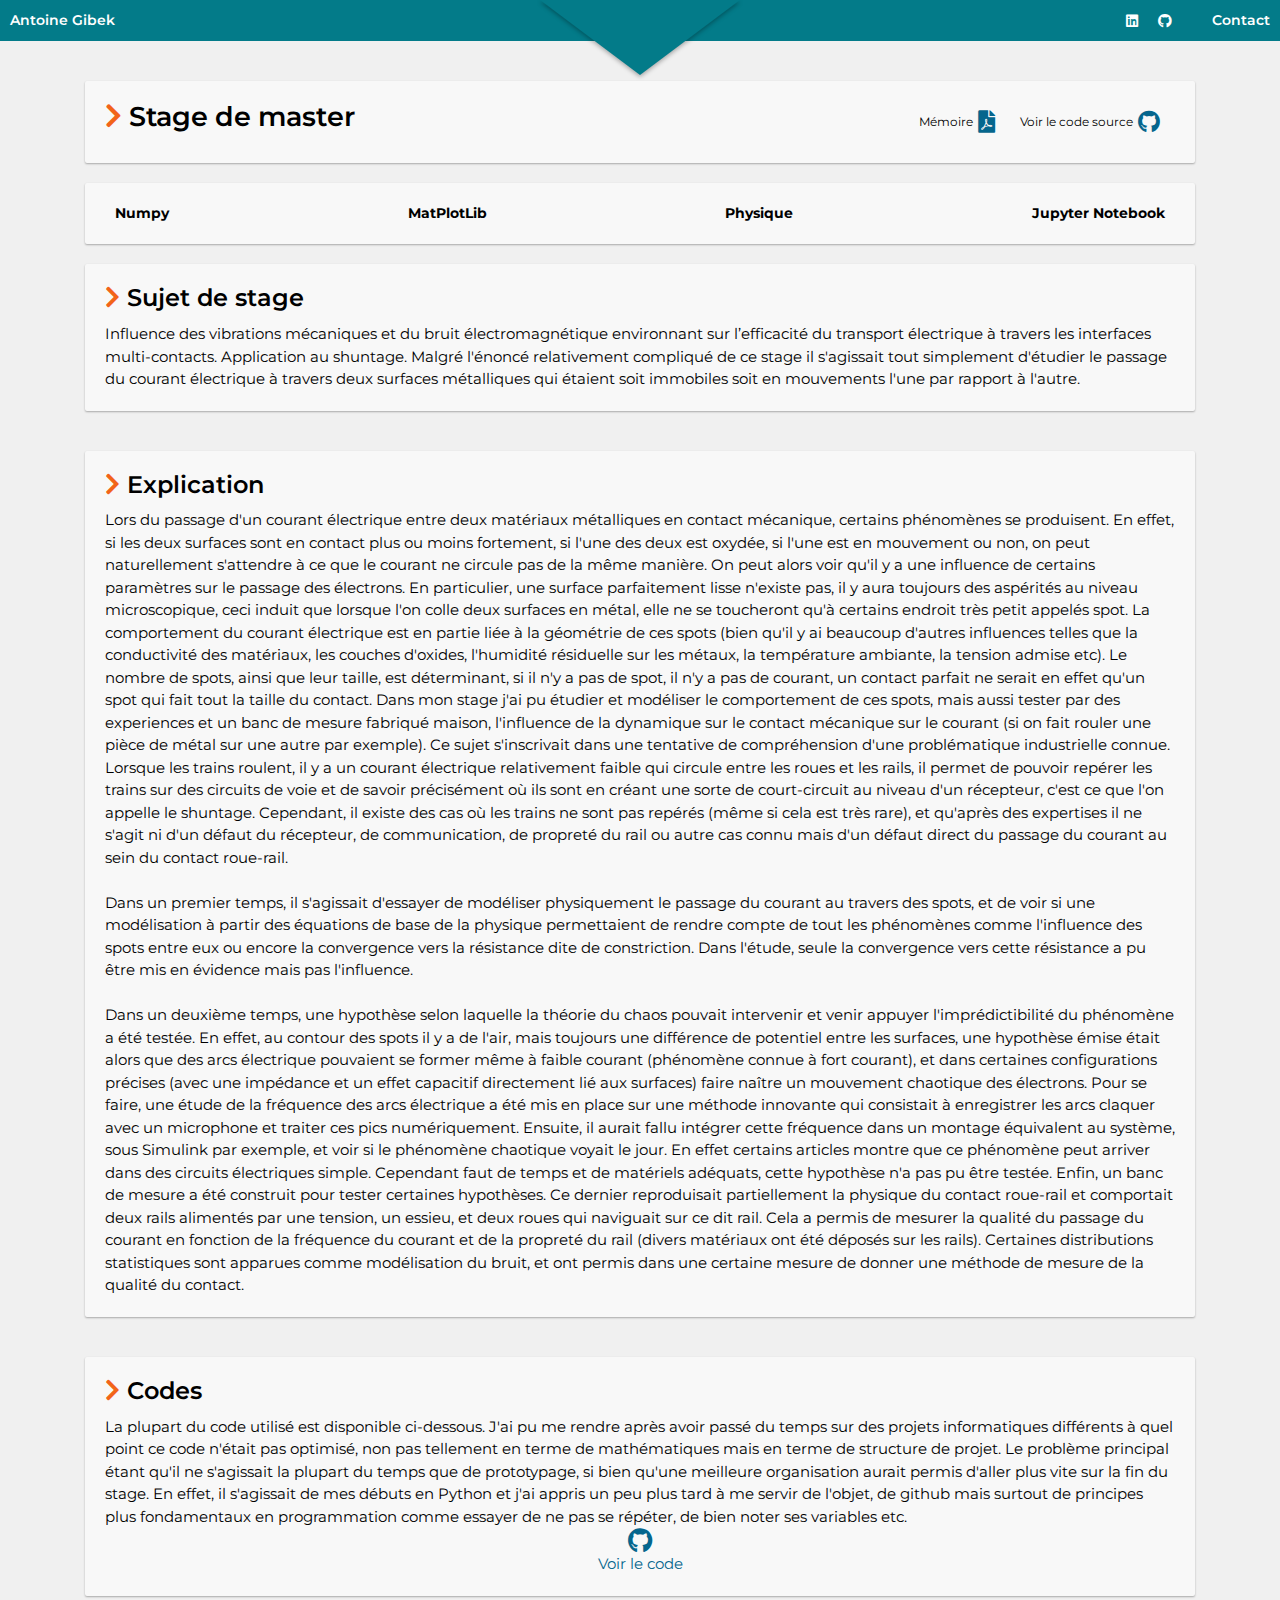
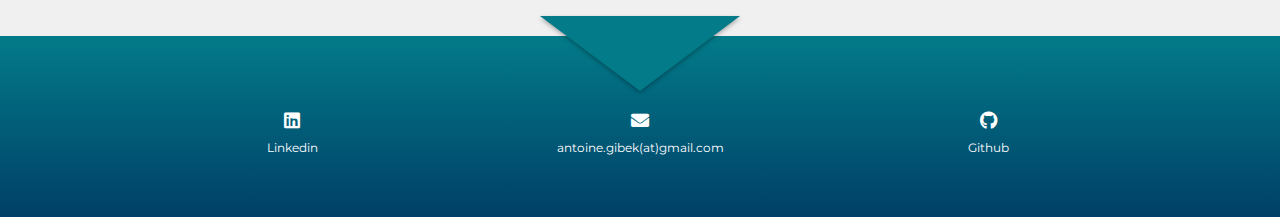
<file: stage.html>
<!doctype html>
<html lang="fr">

<head>
    <meta charset="UTF-8">
    <meta name="viewport" content="width=device-width, initial-scale=1.0">
    <link rel="stylesheet" href="fontawesome-free-5.13.0-web/fontawesome-free-5.13.0-web/css/all.min.css">
    <link href="https://fonts.googleapis.com/css?family=Lato&display=swap" rel="stylesheet">
    <link href="https://fonts.googleapis.com/css?family=Montserrat&display=swap" rel="stylesheet">
    <link href="https://fonts.googleapis.com/css2?family=Cutive+Mono&display=swap" rel="stylesheet">
    <link rel="stylesheet" href="css/bootstrap.min.css">
    <link rel="stylesheet" href="css/normalize.css">
    <link rel="stylesheet" href="css/style.css">
    <link rel="stylesheet" href="css/stage.css">
    <link rel="stylesheet" href="js/highlight/styles/github.css">
    <link rel="icon" type="image/png" href="image/SVG/yellow.svg" />
    <title>Stage</title>
</head>

<body>
    <!-- HEADER  -->
    <div id='container-top-svg'>
        <div id="svg-triangle">
            <svg height="75" width="200">
                <polygon points="0,0 200,0 100,75" style="fill:#037B89;" />
            </svg>
        </div>
        <div class="container-fluid" id="topnav">
            <nav>
                <div class="d-flex align-items-center justify-content-center">
                    <div class="mr-auto">
                        <a href="index.html">Antoine Gibek</a>
                    </div>
                    <div class="d-flex">

                        <div class='logotop'>
                            <div class="d-flex flex-column justify-content-center align-items-center">
                                <a class="d-flex justify-content-center align-items-center"
                                    href="https://www.linkedin.com/in/antoine-gibek-7739a9169/"><i
                                        class="fab fa-linkedin"></i></a>
                            </div>

                            <div class="d-flex flex-column justify-content-center align-items-center">
                                <a class="d-flex justify-content-center align-items-center"
                                    href="https://github.com/antscloud/"><i class="fab fa-github"></i></a>
                            </div>
                        </div>

                        <a id='contactbutton' href="#contact">Contact</a>
                    </div>
            </nav>
        </div>

    </div>

    <!-- HEADER -->

    <div class="container" id='right-panel'>

        <div class="row part-content">
            <div class="d-flex align-items-center justify-content-center w-100" id="titleofproject">

                <div class="mr-auto">
                    <h1><i class="fas fa-chevron-right chevron-color"></i> Stage de master</h1>
                </div>

                <div class="d-flex align-items-center justify-content-center" id="logoright">
                    <div class="d-flex align-items-center justify-content-center">
                        <span>Mémoire</span>
                        <a href="https://github.com/antscloud/masterstage/raw/master/Memoire/memoire.pdf"><i class="fas fa-file-pdf"></i></a>
                    </div>
                    <div class="d-flex align-items-center justify-content-center">
                        <span>Voir le code source</span>
                        <a href="https://github.com/antscloud/masterstage"> <i class="fab fa-github"></i></a>
                    </div>
                </div>

            </div>
        </div>
        
        <div class='row part-content' id="principe-util-box">

            <div class="d-flex justify-content-between w-100 flex-wrap" id='principe-util'>
                <div class='d-flex justify-content-center'><b>Numpy</b></div>
                <div class='d-flex justify-content-center'><b>MatPlotLib</b></div>
                <div class='d-flex justify-content-center'><b>Physique</b></div>
                <div class='d-flex justify-content-center'><b>Jupyter Notebook</b></div>

            </div>

        </div>
        <div class="part-content">
            <h2><i class="fas fa-chevron-right chevron-color"></i> Sujet de stage</h2>
            Influence des vibrations mécaniques et du bruit électromagnétique
            environnant sur l’efficacité du transport électrique à travers les
            interfaces multi-contacts. Application au shuntage.

            Malgré l'énoncé relativement compliqué de ce stage il s'agissait tout simplement d'étudier le passage du
            courant
            électrique à travers
            deux surfaces métalliques qui étaient soit immobiles soit en mouvements l'une par rapport à l'autre.

        </div>


        <div class='part-content'>
            <h2><i class="fas fa-chevron-right chevron-color"></i> Explication</h2>

            Lors du passage d'un courant électrique entre deux matériaux métalliques en contact mécanique, certains
            phénomènes se produisent. En effet, si les deux surfaces sont en contact plus ou moins fortement, si l'une
            des
            deux est oxydée, si l'une est en mouvement ou non, on peut naturellement s'attendre à ce que le courant ne
            circule pas de la même manière. On peut alors voir qu'il y a une influence de certains paramètres sur le
            passage
            des électrons. En particulier, une surface parfaitement lisse n'existe pas, il y aura toujours des aspérités
            au
            niveau microscopique, ceci induit que lorsque l'on colle deux surfaces en métal, elle ne se toucheront qu'à
            certains endroit très petit appelés spot. La comportement du courant électrique est en partie liée à la
            géométrie
            de ces spots (bien qu'il y ai beaucoup d'autres influences telles que la conductivité des matériaux, les couches
            d'oxides, l'humidité résiduelle sur les métaux, la température ambiante, la tension admise etc). Le nombre
            de
            spots, ainsi que leur taille, est déterminant, si il n'y a pas de spot, il n'y a pas de courant, un contact
            parfait ne serait en effet qu'un spot qui fait tout la taille du contact. Dans mon stage j'ai pu étudier et
            modéliser le comportement de ces spots, mais aussi tester par des experiences et un banc de mesure fabriqué
            maison, l'influence de la dynamique sur le contact mécanique sur le courant (si on fait rouler une pièce de
            métal sur une autre par exemple). Ce sujet s'inscrivait dans une tentative de compréhension d'une
            problématique
            industrielle connue. Lorsque les trains roulent, il y a un courant électrique relativement faible qui
            circule
            entre les roues et les rails, il permet de pouvoir repérer les trains sur des circuits de voie et de savoir
            précisément où ils sont en créant une sorte de court-circuit au niveau d'un récepteur, c'est ce que l'on
            appelle le shuntage. Cependant, il existe des cas où les trains ne sont pas repérés (même si cela est très
            rare),
            et qu'après des expertises il ne s'agit ni d'un défaut du récepteur, de communication, de propreté du rail
            ou
            autre cas connu mais d'un défaut direct du passage du courant au sein du contact roue-rail.
<br>
<br>
            Dans un premier temps, il s'agissait d'essayer de modéliser physiquement le passage du courant au travers
            des
            spots, et de voir si une modélisation à partir des équations de base de la physique permettaient de rendre
            compte de tout les phénomènes comme l'influence des spots entre eux ou encore la convergence vers la
            résistance
            dite de constriction. Dans l'étude, seule la convergence vers cette résistance a pu être mis en évidence mais pas
            l'influence.
<br>
<br>

            Dans un deuxième temps, une hypothèse selon laquelle la théorie du chaos pouvait intervenir et venir appuyer
            l'imprédictibilité du phénomène a été testée. En effet, au contour des spots il y a de l'air, mais toujours
            une
            différence de potentiel entre les surfaces, une hypothèse émise était alors que des arcs électrique
            pouvaient
            se former même à faible courant (phénomène connue à fort courant), et dans certaines configurations précises (avec une
            impédance et un effet capacitif directement lié aux surfaces) faire naître un mouvement chaotique des
            électrons.
            Pour se faire, une étude de la fréquence des arcs électrique a été mis en place sur une méthode innovante
            qui
            consistait à enregistrer les arcs claquer avec un microphone et traiter ces pics numériquement.
            Ensuite,
            il aurait fallu intégrer cette fréquence dans un montage équivalent au système, sous Simulink par exemple,
            et
            voir si le phénomène chaotique voyait le jour. En effet certains articles montre que ce phénomène peut
            arriver
            dans des circuits électriques simple. Cependant faut de temps et de matériels adéquats, cette hypothèse n'a pas pu être testée.

            Enfin, un banc de mesure a été construit pour tester certaines hypothèses. Ce dernier reproduisait partiellement la
            physique
            du contact roue-rail et comportait deux rails alimentés par une tension, un essieu, et deux roues qui
            naviguait
            sur ce dit rail. Cela a permis de mesurer la qualité du passage du courant en fonction de la fréquence du
            courant et de la propreté du rail (divers matériaux ont été déposés sur les rails). Certaines distributions
            statistiques sont apparues comme modélisation du bruit, et ont permis dans une certaine mesure de donner une
            méthode de mesure de la qualité du contact.
        </div>

        <div class="part-content">
            <h2><i class="fas fa-chevron-right chevron-color"></i> Codes </h2>
            La plupart du code utilisé est disponible ci-dessous. J'ai pu me rendre après avoir passé du temps sur des projets
            informatiques différents à quel point ce code n'était pas optimisé, non pas tellement en terme de
            mathématiques mais en
            terme de structure de projet. Le problème principal étant qu'il ne s'agissait la plupart du temps que de prototypage, si bien qu'une meilleure organisation aurait permis d'aller plus vite sur la fin du stage.  
            En effet, il s'agissait de mes débuts en Python et j'ai appris un peu plus tard à me servir de l'objet, de github mais surtout de principes plus fondamentaux en programmation comme essayer de ne pas se répéter, de bien noter ses variables etc.


            <div class="d-flex justify-content-center align-items-center">
                <a href="https://github.com/antscloud/masterstage">
                    <div class="d-flex justify-content-center align-items-center flex-column">
                        <i class="fab fa-github" style='font-size: 25px;'></i>
                Voir le code
                </div> 
            </a>
            </div>
        </div>




    </div>

    <!-- FOOTER -->
    <div class="footer d-flex justify-content-center" id="contact">

        <div id="svg-triangle-footer">
            <svg height="75" width="200">
                <polygon points="0,0 200,0 100,75" style="fill:#037B89;" />
            </svg>
        </div>

        <div class="d-flex align-items-center justify-content-center" id='footerlogocontainer'>

            <div class="d-flex flex-column justify-content-center align-items-center">
                <a class="d-flex flex-column justify-content-center align-items-center"
                    href="https://www.linkedin.com/in/antoine-gibek-7739a9169/"><i class="fab fa-linkedin"></i>
                    <span>Linkedin</span>
                </a>
            </div>

            <div class="d-flex flex-column align-items-center">
                <i class="fas fa-envelope"></i>
                <span>antoine.gibek(at)gmail.com</span>
            </div>

            <div class="d-flex flex-column justify-content-center align-items-center">
                <a class="d-flex flex-column justify-content-center align-items-center"
                    href="https://github.com/antscloud/"><i class="fab fa-github"></i>
                    <span>Github</span>
                </a>
            </div>

        </div>
    </div>

    <!-- FOOTER -->
</body>
<script>
    if (window.matchMedia("(max-width: 700px)").matches) {
        svg = document.getElementsByTagName('svg')
        svg[0].setAttribute("height", "50")
        svg[0].setAttribute("width", "100")
        svg[0].getElementsByTagName('polygon')[0].setAttribute("points", "0,0 100,0 50,50")

        svg[1].setAttribute("height", "50")
        svg[1].setAttribute("width", "100")
        svg[1].getElementsByTagName('polygon')[0].setAttribute("points", "0,0 100,0 50,50")
    } else {
    }

    document.getElementById('contactbutton').addEventListener('click',
        function(){
        document.getElementById('svg-triangle-footer').style.animationName='highlight-footer';
    }
    )
</script>
<script src="js/highlight/highlight.pack.js"></script>
<script>hljs.initHighlightingOnLoad();</script>

</html>
</file>
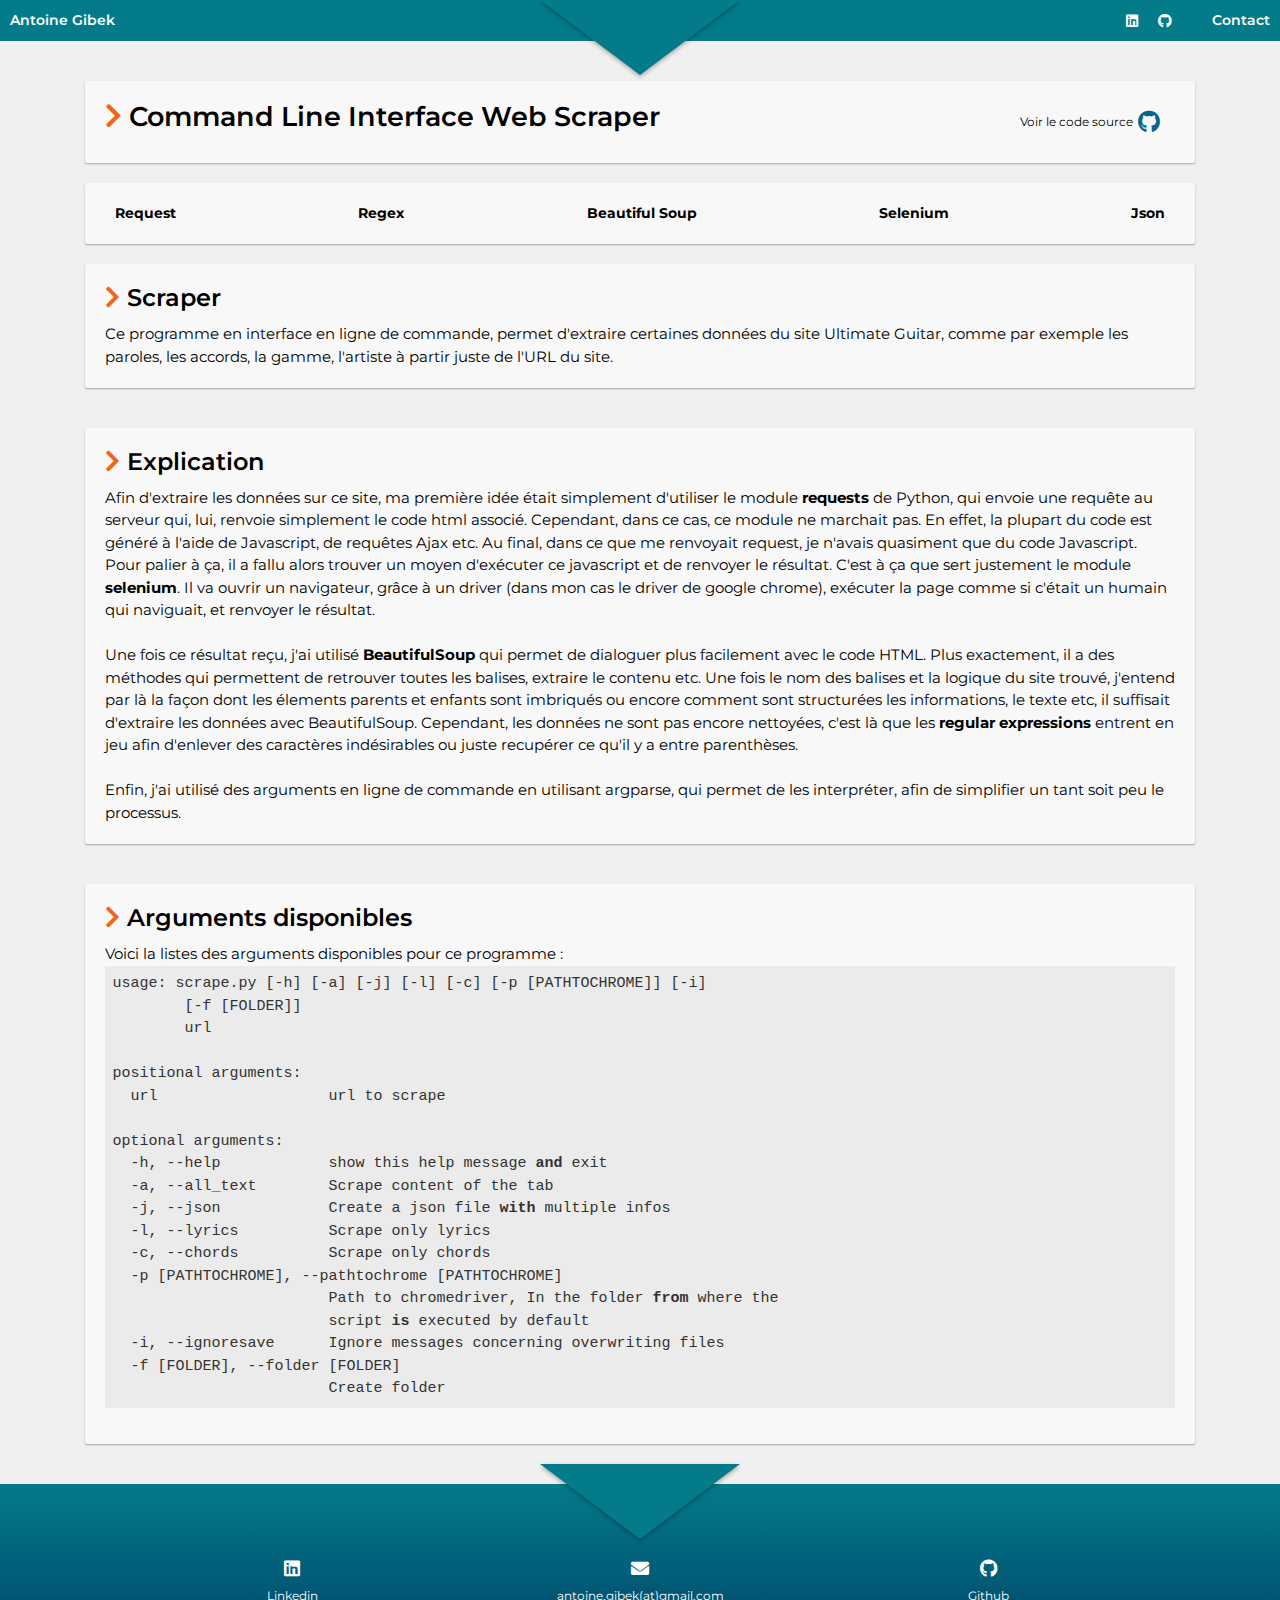
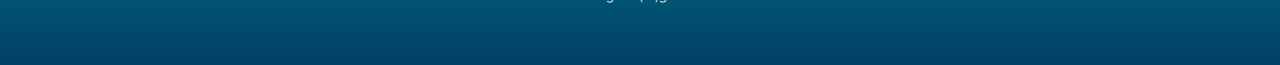
<file: ultiscrape.html>
<!doctype html>
<html lang="fr">

<head>
    <meta charset="UTF-8">
    <meta name="viewport" content="width=device-width, initial-scale=1.0">
    <link rel="stylesheet" href="fontawesome-free-5.13.0-web/fontawesome-free-5.13.0-web/css/all.min.css">
    <link href="https://fonts.googleapis.com/css?family=Lato&display=swap" rel="stylesheet">
    <link href="https://fonts.googleapis.com/css?family=Montserrat&display=swap" rel="stylesheet">
    <link href="https://fonts.googleapis.com/css2?family=Cutive+Mono&display=swap" rel="stylesheet">
    <link rel="stylesheet" href="css/bootstrap.min.css">
    <link rel="stylesheet" href="css/normalize.css">
    <link rel="stylesheet" href="css/style.css">
    <link rel="stylesheet" href="css/stage.css">
    <link rel="stylesheet" href="js/highlight/styles/github.css">
    <link rel="icon" type="image/png" href="image/SVG/yellow.svg" />
    <title>UltiScrape</title>
</head>

<body>
    <!-- HEADER  -->
    <div id='container-top-svg'>
        <div id="svg-triangle">
            <svg height="75" width="200">
                <polygon points="0,0 200,0 100,75" style="fill:#037B89;" />
            </svg>
        </div>
        <div class="container-fluid" id="topnav">
            <nav>
                <div class="d-flex align-items-center justify-content-center">
                    <div class="mr-auto">
                        <a href="index.html">Antoine Gibek</a>
                    </div>
                    <div class="d-flex">

                        <div class='logotop'>
                            <div class="d-flex flex-column justify-content-center align-items-center">
                                <a class="d-flex justify-content-center align-items-center"
                                    href="https://www.linkedin.com/in/antoine-gibek-7739a9169/"><i
                                        class="fab fa-linkedin"></i></a>
                            </div>

                            <div class="d-flex flex-column justify-content-center align-items-center">
                                <a class="d-flex justify-content-center align-items-center"
                                    href="https://github.com/antscloud/"><i class="fab fa-github"></i></a>
                            </div>
                        </div>

                        <a id='contactbutton' href="#contact">Contact</a>
                    </div>
            </nav>
        </div>

    </div>

    <!-- HEADER -->

    <div class="container" id='right-panel'>

        <div class="row part-content">
            <div class="d-flex align-items-center justify-content-center w-100" id="titleofproject">

                <div class="mr-auto">
                    <h1><i class="fas fa-chevron-right chevron-color"></i> Command Line Interface Web Scraper</h1>
                </div>

                <div class="d-flex align-items-center justify-content-center" id="logoright">
                    <div class="d-flex align-items-center justify-content-center">
                        <span>Voir le code source</span>
                        <a href="https://github.com/antscloud/ultimateguitarscraper"> <i class="fab fa-github"></i></a>
                    </div>
                </div>

            </div>
        </div>
        
        <div class='row part-content' id="principe-util-box">

            <div class="d-flex justify-content-between w-100 flex-wrap" id='principe-util'>
                <div class='d-flex justify-content-center'><b>Request</b></div>
                <div class='d-flex justify-content-center'><b>Regex</b></div>
                <div class='d-flex justify-content-center'><b>Beautiful Soup</b></div>
                <div class='d-flex justify-content-center'><b>Selenium</b></div>
                <div class='d-flex justify-content-center'><b>Json</b></div>

            </div>

        </div>





        <div class="part-content">
            <h2><i class="fas fa-chevron-right chevron-color"></i> Scraper</h2>
            Ce programme en interface en ligne de commande, permet d'extraire certaines données du site Ultimate Guitar, comme par exemple les 
            paroles, les accords, la gamme, l'artiste à partir juste de l'URL du site.
        </div>


        <div class='part-content'>
            <h2><i class="fas fa-chevron-right chevron-color"></i> Explication</h2>
            Afin d'extraire les données sur ce site, ma première idée était simplement d'utiliser le module <b>requests</b> de Python, qui envoie une requête au serveur qui, lui, renvoie simplement le code html associé.
            Cependant, dans ce cas, ce module ne marchait pas. En effet, la plupart du code est généré à l'aide de Javascript, de requêtes Ajax etc. 
            Au final, dans ce que me renvoyait request, je n'avais quasiment que du code Javascript. Pour palier à ça, il a fallu alors trouver un moyen d'exécuter ce javascript et de renvoyer le résultat. 
            C'est à ça que sert justement le module <b>selenium</b>. Il va ouvrir un navigateur, grâce à un driver (dans mon cas le driver de google chrome), exécuter la page comme si c'était un humain qui naviguait, et renvoyer le résultat. 
            <br> <br>
            Une fois ce résultat reçu, j'ai utilisé <b>BeautifulSoup</b> qui permet de dialoguer plus facilement avec le code HTML. Plus exactement, il a des méthodes qui permettent de retrouver toutes les balises, extraire le contenu etc. 
            Une fois le nom des balises  et la logique du site trouvé, j'entend par là la façon dont les élements parents et enfants sont imbriqués  ou encore comment sont structurées les informations, le texte etc, il suffisait d'extraire les données avec BeautifulSoup.
            Cependant, les données ne sont pas encore nettoyées, c'est là que les <b>regular expressions</b> entrent en jeu afin d'enlever des caractères indésirables ou juste recupérer ce qu'il y a entre parenthèses.
            <br> <br>
            Enfin, j'ai utilisé des arguments en ligne de commande en utilisant argparse, qui permet de les interpréter, afin de simplifier un tant soit peu le processus. 



        </div>

                <div class='part-content'>
            <h2><i class="fas fa-chevron-right chevron-color"></i> Arguments disponibles</h2>
Voici la listes des arguments disponibles pour ce programme : 

<pre><code class="python">usage: scrape.py [-h] [-a] [-j] [-l] [-c] [-p [PATHTOCHROME]] [-i]
        [-f [FOLDER]]
        url

positional arguments:
  url                   url to scrape

optional arguments:
  -h, --help            show this help message and exit
  -a, --all_text        Scrape content of the tab
  -j, --json            Create a json file with multiple infos
  -l, --lyrics          Scrape only lyrics
  -c, --chords          Scrape only chords
  -p [PATHTOCHROME], --pathtochrome [PATHTOCHROME]
                        Path to chromedriver, In the folder from where the
                        script is executed by default
  -i, --ignoresave      Ignore messages concerning overwriting files
  -f [FOLDER], --folder [FOLDER]
                        Create folder
</code></pre>



        </div>


    </div>

    <!-- FOOTER -->
    <div class="footer d-flex justify-content-center" id="contact">

        <div id="svg-triangle-footer">
            <svg height="75" width="200">
                <polygon points="0,0 200,0 100,75" style="fill:#037B89;" />
            </svg>
        </div>

        <div class="d-flex align-items-center justify-content-center" id='footerlogocontainer'>

            <div class="d-flex flex-column justify-content-center align-items-center">
                <a class="d-flex flex-column justify-content-center align-items-center"
                    href="https://www.linkedin.com/in/antoine-gibek-7739a9169/"><i class="fab fa-linkedin"></i>
                    <span>Linkedin</span>
                </a>
            </div>

            <div class="d-flex flex-column align-items-center">
                <i class="fas fa-envelope"></i>
                <span>antoine.gibek(at)gmail.com</span>
            </div>

            <div class="d-flex flex-column justify-content-center align-items-center">
                <a class="d-flex flex-column justify-content-center align-items-center"
                    href="https://github.com/antscloud/"><i class="fab fa-github"></i>
                    <span>Github</span>
                </a>
            </div>

        </div>
    </div>

    <!-- FOOTER -->
</body>
<script>
    if (window.matchMedia("(max-width: 700px)").matches) {
        svg = document.getElementsByTagName('svg')
        svg[0].setAttribute("height", "50")
        svg[0].setAttribute("width", "100")
        svg[0].getElementsByTagName('polygon')[0].setAttribute("points", "0,0 100,0 50,50")

        svg[1].setAttribute("height", "50")
        svg[1].setAttribute("width", "100")
        svg[1].getElementsByTagName('polygon')[0].setAttribute("points", "0,0 100,0 50,50")
    } else {
    }

    document.getElementById('contactbutton').addEventListener('click',
        function(){
        document.getElementById('svg-triangle-footer').style.animationName='highlight-footer';
    }
    )
</script>
<script src="js/highlight/highlight.pack.js"></script>
<script>hljs.initHighlightingOnLoad();</script>

</html>
</file>
<file: css/style.css>
body {
    font-family: 'Lato', sans-serif;
    font-family: 'Montserrat', sans-serif;
    color: black;
    background: #F0F0F0;
    font-size:15px;
}

a:hover {
    color: inherit;
    text-decoration: none;
}

a {
    color: inherit;
}



/* Content */


h1 {
    margin: 0 0 10px 0;
    display: block;
    font-size: 1.8em;
    font-weight: 600;
}


h2 {
    margin: 0px 0 10px 0;
    display: block;
    font-size: 1.6em;
    font-weight: 600;
}


h3 {
    margin: 10px 0 10px 0;
    display: block;
    font-size: 1.4em;
    font-weight: 600;
}


h4 {
    margin: 10px 0 10px 0;
    display: block;
    font-size: 1.2em;
    font-weight: 600;
}


.chevron-color{
    color:#F26419
}


/* HEADER */


#topnav{
    background-color:#037B89;
    color: white;
    font-weight: 600;
    font-size: 14px;
    padding: 10px 0px;
}
#topnav nav>div{
margin: 0 10px;
}

#container-top-svg{
    position: relative;
}
#container-top-svg a:hover{
    color:#bbbbbb;

}

.logotop{
    display: flex;
    margin: 0 40px 0 0;

}
.logotop i{

    margin: 0 0 0 20px;

}
#svg-triangle{
    position: absolute;
    left: 50%;
    transform: translateX(-50%);
    -webkit-filter: drop-shadow( 0px 2px 2px rgba(0, 0, 0, .3));
    filter: drop-shadow( 0px 2px 2px rgba(0, 0, 0, .3));
}


/* BOX */


.part-content{
    background-color: #F8F8F8;
    width: 100%;
    margin: 40px 0;
    padding: 20px;
    box-shadow: 0 1px 2px rgba(0, 0, 0, .3);
    border-radius: 2px;
}

/* Content */

#langage-skill-container div{
    width: 75px;
    margin: 10px;

}
#iambox p {
    margin-bottom:-0.5em;
    margin-left: 1.7em;
    font-weight: 100;
}



.box-proj {
    border-left: 5px solid #F26419;
    width: 100%;
    background-color: #F8F8F8;
    margin: 10px 0;
    padding: 20px;
    box-shadow: 0 1px 2px rgba(0, 0, 0, .3);
    border-radius: 2px;
    height: 330px;
}

.box-proj h2 {
    padding: 10px 0 0 0;
    font-size: 1.3em;
    font-weight: 800;
}

.box-proj p {
    font-size: 0.8em;
    font-weight: 100;
}

.box-proj a {
    color: rgba(5, 102, 141, 1);
}

.box-proj a:hover {
    color: #f4a261;
}

#maybe{
    display: none;
}
.diplome{
    font-size: 0.9em;
}

.diplome ul{
        list-style-type: none;
}

.diplome ul i{
    font-size: 0.8em;
    color:black;
}

/* FOOTER */

.footer{
    /* If parent has no padding, margin of child apply to parent. So if we want the margin work we can add a little padding to parent or overflow:auto */
    position: relative;
    background: linear-gradient(180deg, rgba(3,123,137,1) 0%, rgba(0,63,103,1) 100%);
    color: white;
}

#svg-triangle-footer{
    position: absolute;
    left: 50%;
    top: -20px;
    transform: translateX(-50%);
    -webkit-filter: drop-shadow( 0px 2px 2px rgba(0, 0, 0, .3));
    filter: drop-shadow( 0px 2px 2px rgba(0, 0, 0, .3));
}

.footer a:hover{
    color:#bbbbbb;

}

#footerlogocontainer{
    width: 70%;
    margin: 75px 0 60px 0;
    display: flex;
    justify-content: space-between!important;
}
#footerlogocontainer{
font-size: 0.8em;
}
#footerlogocontainer div{
    width: 200px;
    }
    
#footerlogocontainer div i{
    font-size: 1.5em;
    margin-bottom: 10px;
}


@media(max-width:576px){
    .logotop{
        display: flex;
        margin: 0 20px 0 0;
    
    }

    #footerlogocontainer{
        width: 100%;
        margin: 50px 0 50px 0;
        display: flex;
        justify-content: space-between!important;
    }

    #titleofproject{
        flex-direction: column;
    }

    #logoright{
        margin-right: auto;
    }
    .box-proj {
        height: 360px;
    }
    #principe-util{
        flex-wrap: nowrap;
        flex-direction: column;
    
    }
    #principe-util div {
        font-size: 12px!important;
        margin: 5px 0 !important;
        margin-right:auto!important;
    
    }
}

@keyframes highlight-footer {
    0% {
        top: -75px;
    }
  
    25% {
        top:-90px;
    }
      
    35% {
        top:-75px;
    }
    50% {
        top:-90px;
    }
    65% {
        top:-75px;
    }
    100% {
        top:-20px;
    }
  }

#svg-triangle-footer{
    animation-duration: 2s;
}

#principe-util-box{
margin: -20px 0;
}
#principe-util div {
    font-size: 14px;
    margin: 0 10px;

}
/* A partir d'ici code de fretboard*/
</file>
<file: css/construction.css>
h1{
    font-size: 30px;
    font-weight: 600;
}
#construction{
    width: 500px;
    max-width: 100%;
}
.rognage{
    width: 500px;
    height: 450px;
    overflow: hidden;
}
</file>
<file: js/highlight/styles/github.css>
/*

github.com style (c) Vasily Polovnyov <vast@whiteants.net>

*/

.hljs {
  display: block;
  overflow-x: auto;
  padding: 0.5em;
  color: #333;
  background: #f8f8f8;
}

.hljs-comment,
.hljs-quote {
  color: #998;
  font-style: italic;
}

.hljs-keyword,
.hljs-selector-tag,
.hljs-subst {
  color: #333;
  font-weight: bold;
}

.hljs-number,
.hljs-literal,
.hljs-variable,
.hljs-template-variable,
.hljs-tag .hljs-attr {
  color: #008080;
}

.hljs-string,
.hljs-doctag {
  color: #d14;
}

.hljs-title,
.hljs-section,
.hljs-selector-id {
  color: #900;
  font-weight: bold;
}

.hljs-subst {
  font-weight: normal;
}

.hljs-type,
.hljs-class .hljs-title {
  color: #458;
  font-weight: bold;
}

.hljs-tag,
.hljs-name,
.hljs-attribute {
  color: #000080;
  font-weight: normal;
}

.hljs-regexp,
.hljs-link {
  color: #009926;
}

.hljs-symbol,
.hljs-bullet {
  color: #990073;
}

.hljs-built_in,
.hljs-builtin-name {
  color: #0086b3;
}

.hljs-meta {
  color: #999;
  font-weight: bold;
}

.hljs-deletion {
  background: #fdd;
}

.hljs-addition {
  background: #dfd;
}

.hljs-emphasis {
  font-style: italic;
}

.hljs-strong {
  font-weight: bold;
}
</file>
<file: css/fretboard.css>
.container  a {
    color: rgba(5, 102, 141, 1);
}

.container a:hover {
    color: #f4a261;
}
pre{
    margin: 0;
}

/* CODE HIGHLIGHT */

.hljs {
    background: #f0f0f0 !important;
  }

.inline-code2 code.hljs {
    display: inline;
    padding: 3px;
}

.inline-code2 pre {
    display: inline;
}

.inline-code2 {
    display: inline;
}

.inline-code {
    display: inline;
    background-color: #333333;
    color: white;
    padding: 3px;
    font-weight: 400;
    font-family: "Sans Mono", "Consolas", "Courier", monospace;
}

/* CODE HIGHLIGHT */


@media (max-width: 992px) {
    .accord img {
        max-width: 50%;
        height: auto;
    }
    .scale img {
        max-width: 100%;
        height: auto;
    }
    .inline-code2 {
        max-width: 100%;
        display: inline-block;
        overflow-x: scroll;
    }
}

.code {
    overflow-x: scroll;
}

#logoright span{
    font-size: 0.8em;
}
#logoright i{
    font-size: 1.5em;
    margin: 5px;
}
</file>
<file: js/highlight/styles/atom-one-light.css>
/*

Atom One Light by Daniel Gamage
Original One Light Syntax theme from https://github.com/atom/one-light-syntax

base:    #fafafa
mono-1:  #383a42
mono-2:  #686b77
mono-3:  #a0a1a7
hue-1:   #0184bb
hue-2:   #4078f2
hue-3:   #a626a4
hue-4:   #50a14f
hue-5:   #e45649
hue-5-2: #c91243
hue-6:   #986801
hue-6-2: #c18401

*/

.hljs {
  display: block;
  overflow-x: auto;
  padding: 0.5em;
  color: #383a42;
  background: #fafafa;
}

.hljs-comment,
.hljs-quote {
  color: #a0a1a7;
  font-style: italic;
}

.hljs-doctag,
.hljs-keyword,
.hljs-formula {
  color: #a626a4;
}

.hljs-section,
.hljs-name,
.hljs-selector-tag,
.hljs-deletion,
.hljs-subst {
  color: #e45649;
}

.hljs-literal {
  color: #0184bb;
}

.hljs-string,
.hljs-regexp,
.hljs-addition,
.hljs-attribute,
.hljs-meta-string {
  color: #50a14f;
}

.hljs-built_in,
.hljs-class .hljs-title {
  color: #c18401;
}

.hljs-attr,
.hljs-variable,
.hljs-template-variable,
.hljs-type,
.hljs-selector-class,
.hljs-selector-attr,
.hljs-selector-pseudo,
.hljs-number {
  color: #986801;
}

.hljs-symbol,
.hljs-bullet,
.hljs-link,
.hljs-meta,
.hljs-selector-id,
.hljs-title {
  color: #4078f2;
}

.hljs-emphasis {
  font-style: italic;
}

.hljs-strong {
  font-weight: bold;
}

.hljs-link {
  text-decoration: underline;
}
</file>
<file: css/fretboardgtrsite.css>
img{
    max-width: 600px;
    height: auto;
    margin: 20px;
}

#siteweb img{
    width: 30px!important;
}
/* CODE HIGHLIGHT */

#schemaimg{
    width: 600px!important;
    max-width: 600px !important;
}
.hljs {
    background: #ebebeb !important;
  }

.inline-code2 code.hljs {
    display: inline;
    padding: 3px;
}

.inline-code2 pre {
    display: inline;
}

.inline-code2 {
    display: inline;
}

.inline-code {
    display: inline;
    background-color: #333333;
    color: white;
    padding: 3px;
    font-weight: 400;
    font-family: "Sans Mono", "Consolas", "Courier", monospace;
}

/* CODE HIGHLIGHT */

#desktop{
    display: block;
}
#mobile{
    display: none!important;
}

#siteweb img{
 margin:0 10px;
}
@media (max-width: 992px) {
    img{
        max-width: 100%;
    }
    #desktop{
        display: none;
    }
    #mobile{
        display: flex!important;
        width: 100%;
        height: auto;
    }
    #mobile div{
        margin: 0 10px;
    }
}


#doublematrix{
    width: 80%;
}


#logoright span{
    font-size: 0.8em;
}
#logoright i{
    font-size: 1.5em;
    margin: 5px;
}

#logoright div{
    margin: 0 10px;
}
</file>
<file: css/integral.css>
img{
    max-width: 400px;
    height: auto;
    margin: 20px;
}
/* CODE HIGHLIGHT */

#schemaimg{
    width: 600px!important;
    max-width: 600px !important;
}
.hljs {
    background: #ebebeb !important;
  }

.inline-code2 code.hljs {
    display: inline;
    padding: 3px;
}

.inline-code2 pre {
    display: inline;
}

.inline-code2 {
    display: inline;
}

.inline-code {
    display: inline;
    background-color: #333333;
    color: white;
    padding: 3px;
    font-weight: 400;
    font-family: "Sans Mono", "Consolas", "Courier", monospace;
}

/* CODE HIGHLIGHT */


@media (max-width: 992px) {
    img {
        max-width: 100%;
        height: auto;
    }
}


#doublematrix{
    width: 80%;
}


#right-panel img{
    width: 400px;
    height: auto;
}

#logoright span{
    font-size: 0.8em;
}
#logoright i{
    font-size: 1.5em;
    margin: 5px;
}
</file>
<file: css/stage.css>
img{
    max-width: 400px;
    height: auto;
    margin: 20px;
}

.container  a {
    color: rgba(5, 102, 141, 1);
}

.container a:hover {
    color: #f4a261;
}
/* CODE HIGHLIGHT */

#schemaimg{
    width: 600px!important;
    max-width: 600px !important;
}
.hljs {
    background: #ebebeb !important;
  }

.inline-code2 code.hljs {
    display: inline;
    padding: 3px;
}

.inline-code2 pre {
    display: inline;
}

.inline-code2 {
    display: inline;
}

.inline-code {
    display: inline;
    background-color: #333333;
    color: white;
    padding: 3px;
    font-weight: 400;
    font-family: "Sans Mono", "Consolas", "Courier", monospace;
}

/* CODE HIGHLIGHT */


@media (max-width: 992px) {
    img {
        max-width: 100%;
        height: auto;
    }
}



#right-panel img{
    width: 400px;
    height: auto;
}

#logoright span{
    font-size: 0.8em;
}
#logoright i{
    font-size: 1.5em;
    margin: 5px;
}

#logoright div{
    margin: 0 10px;
}
</file>
